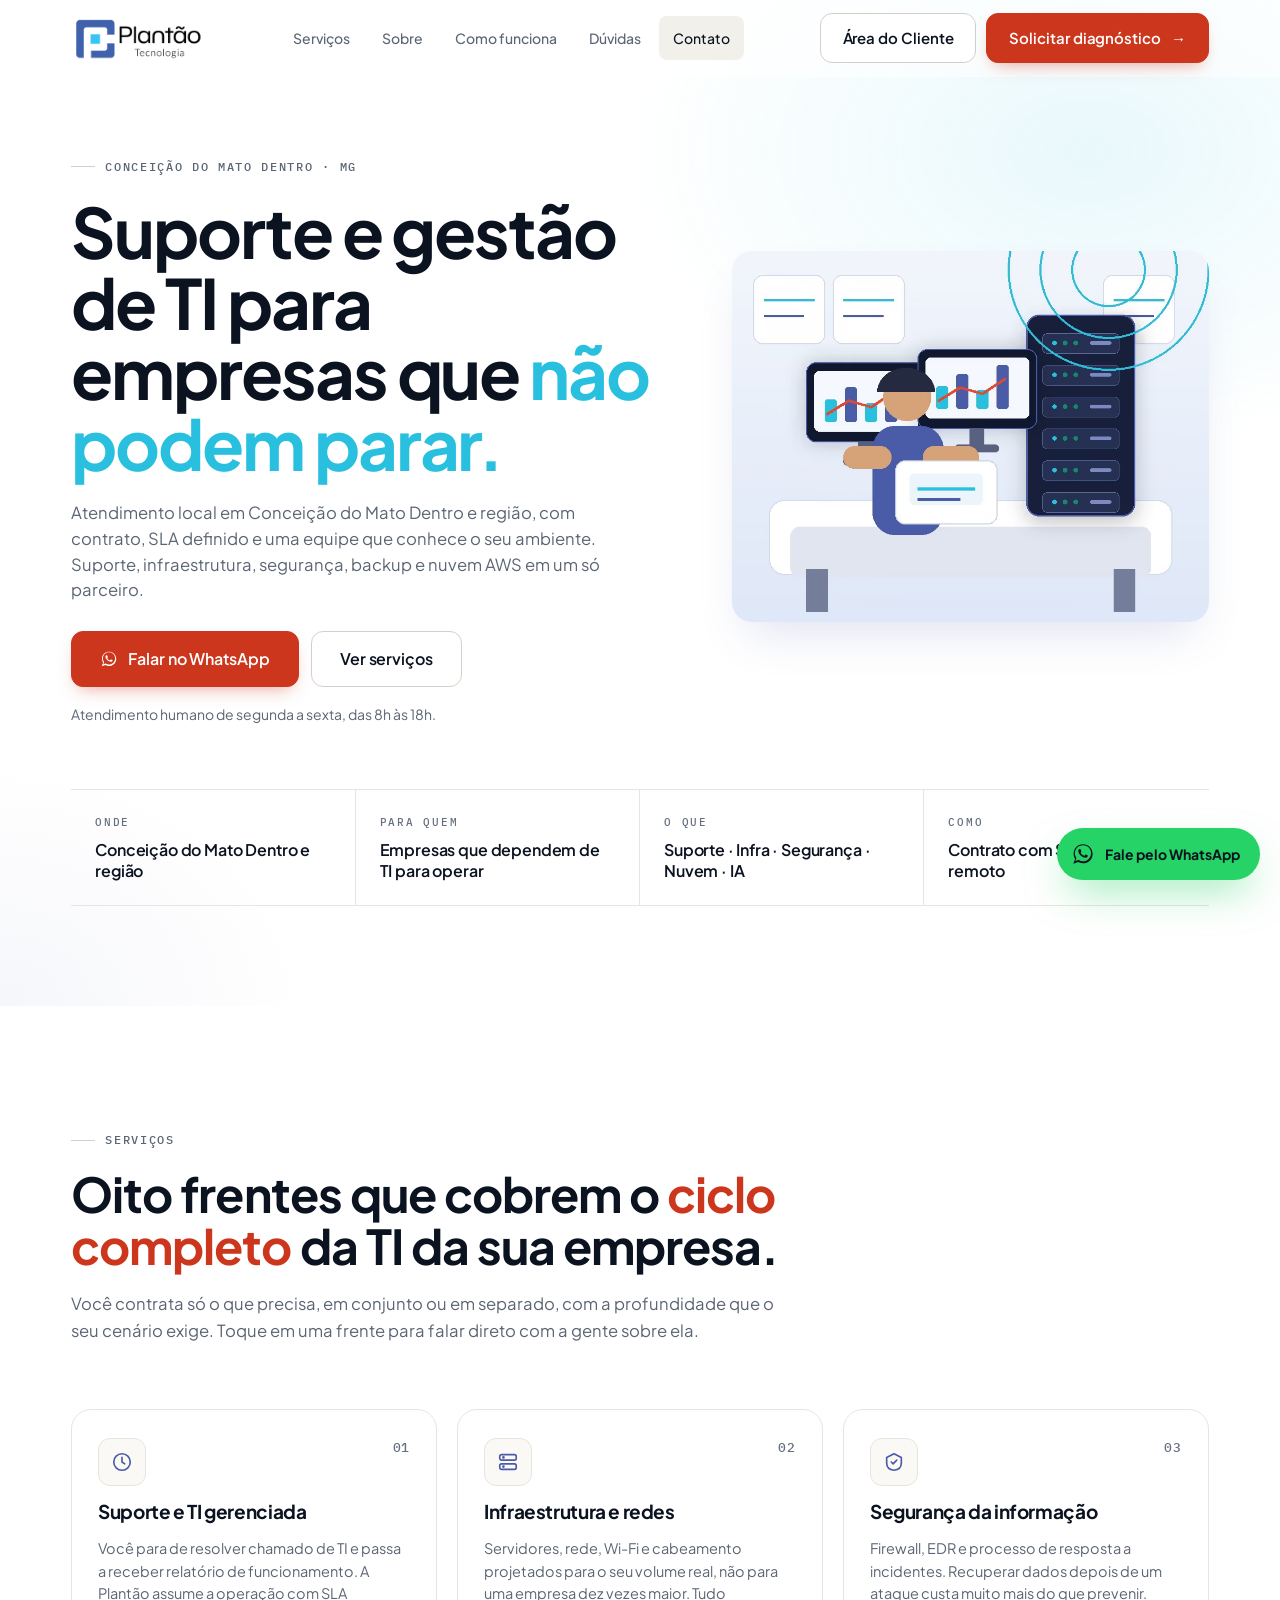
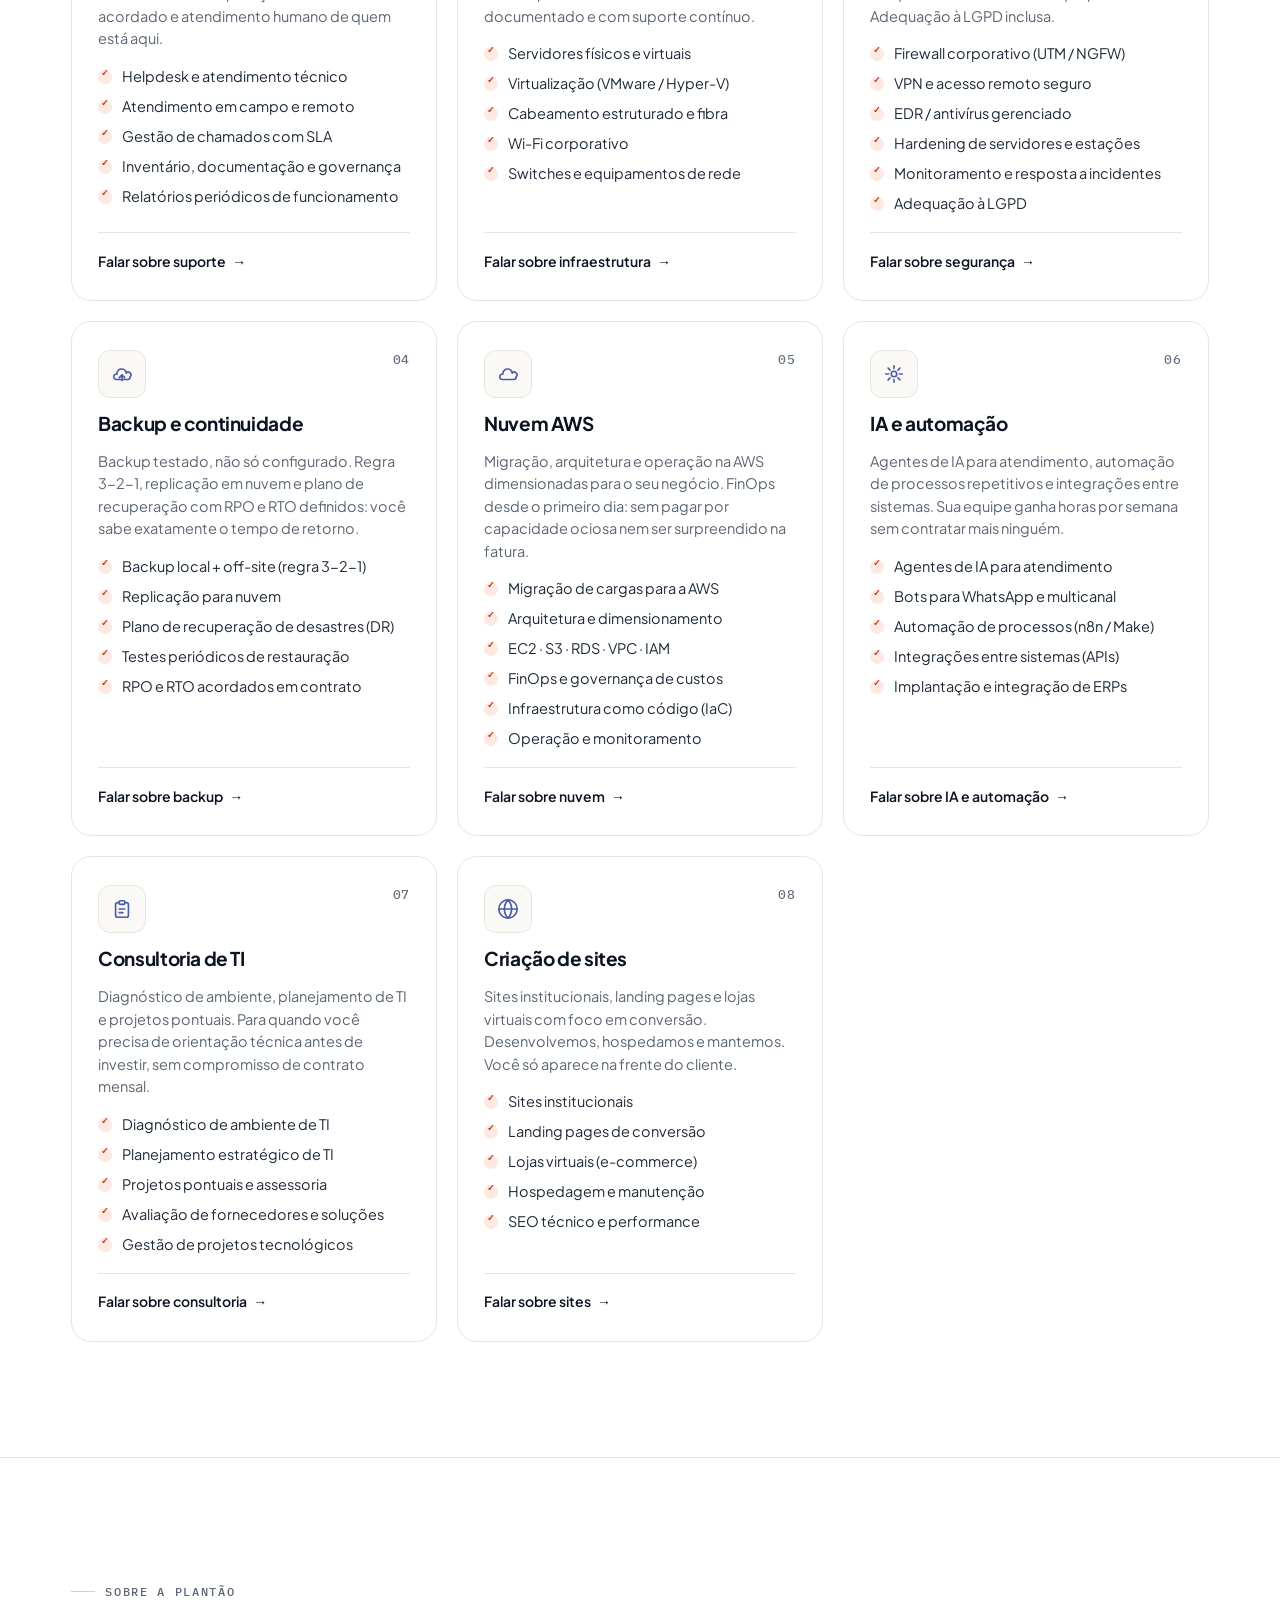
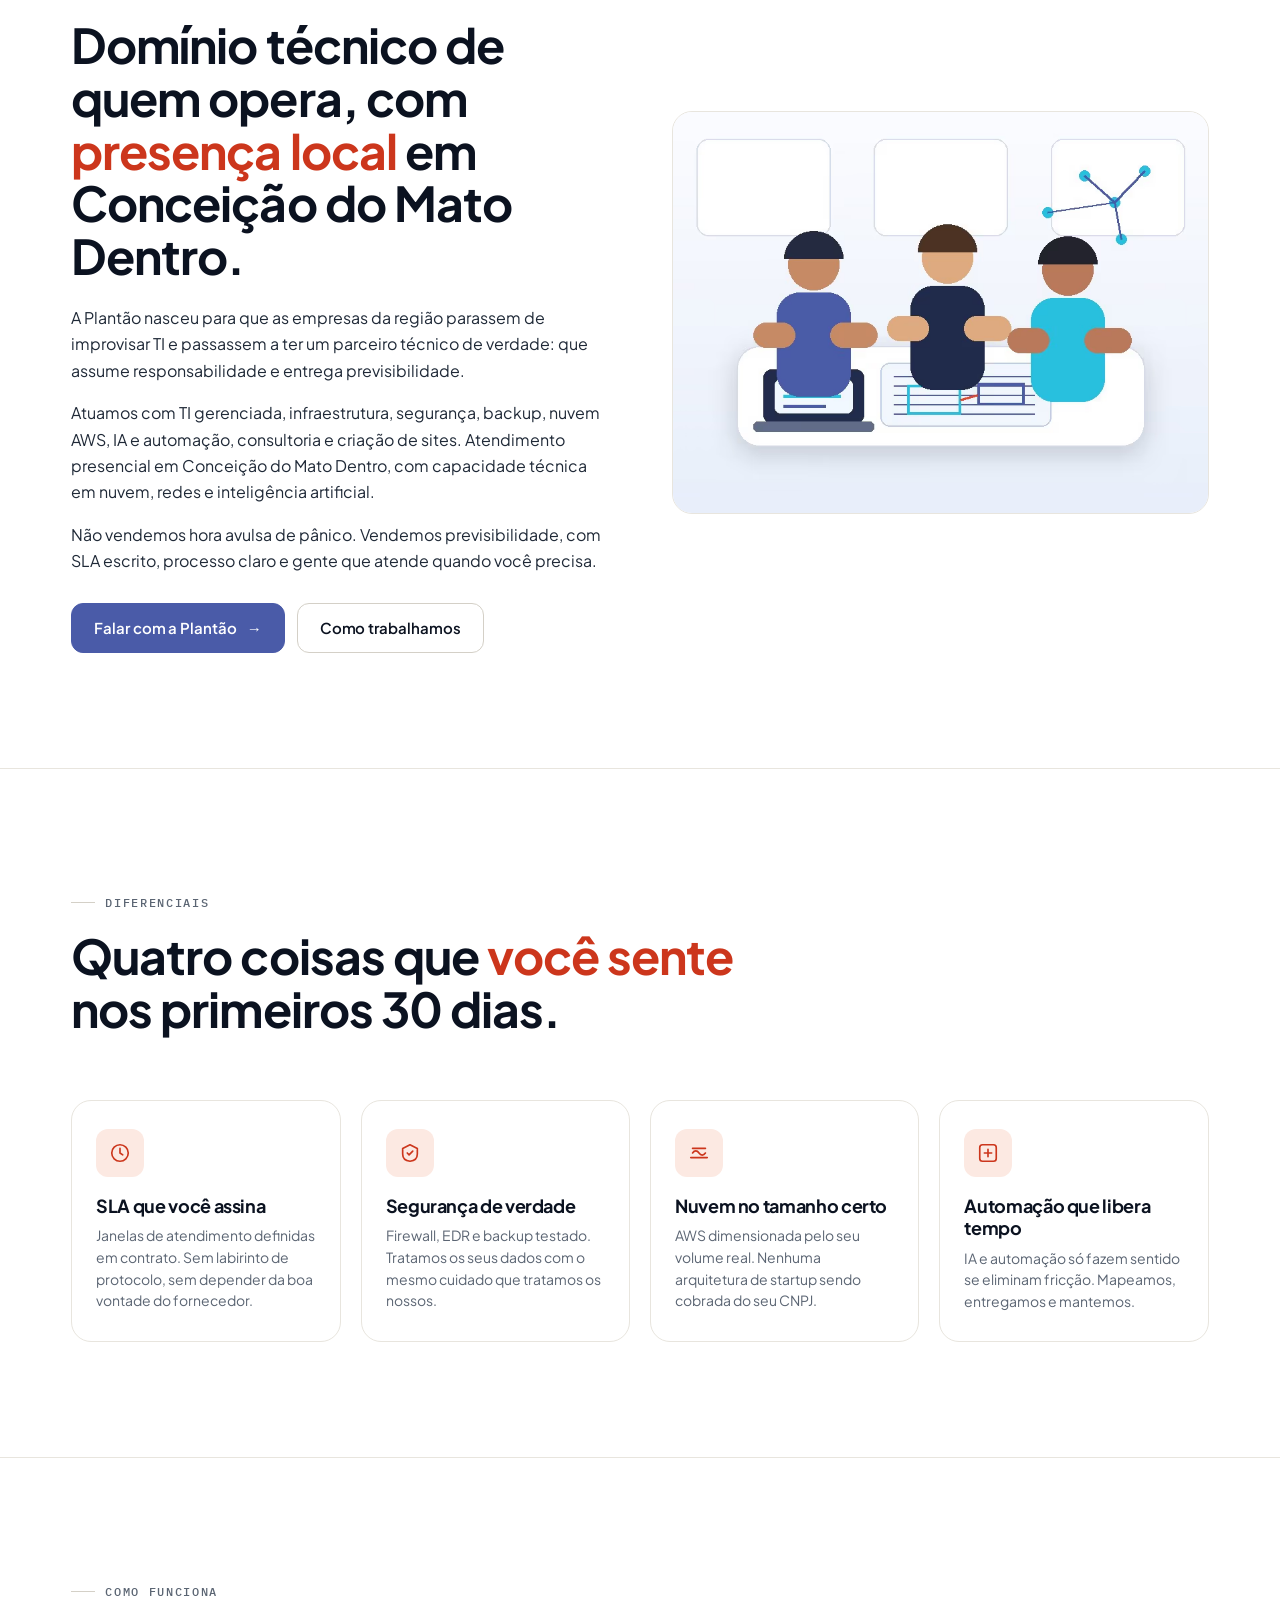
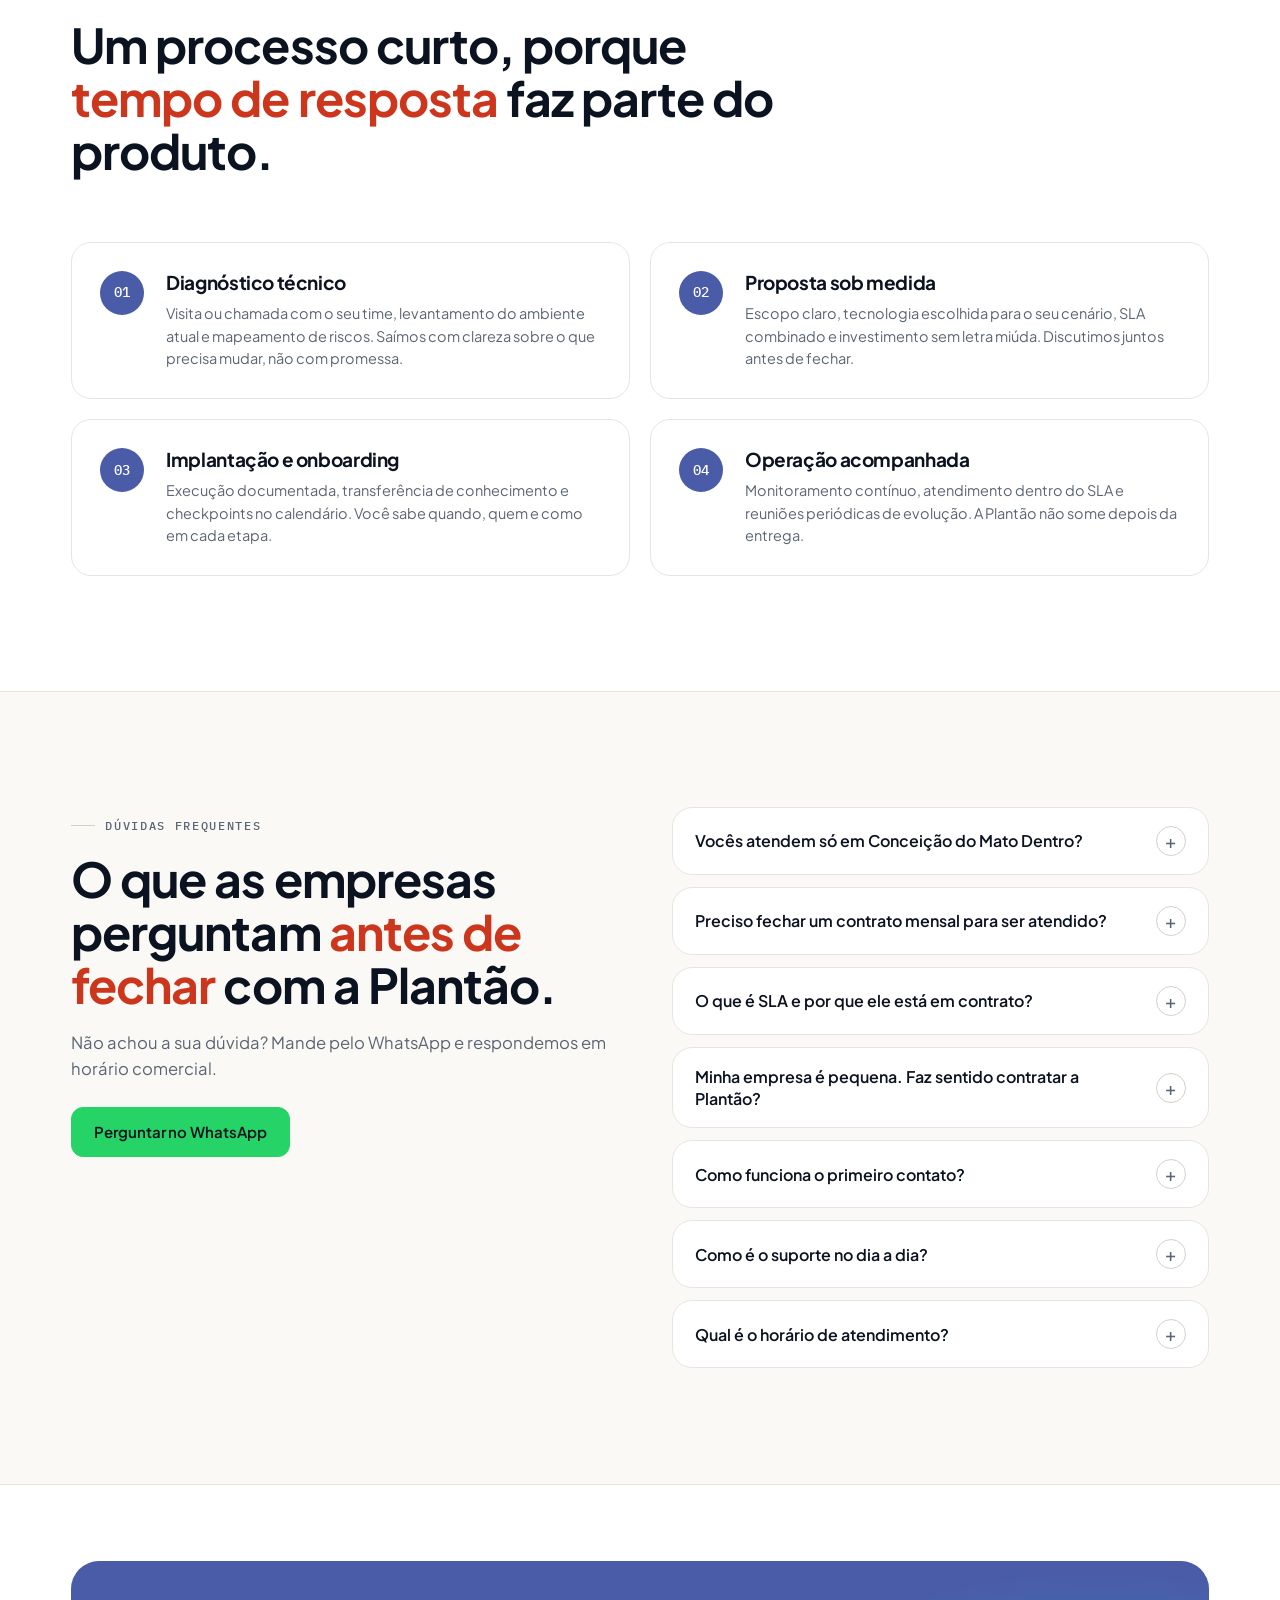
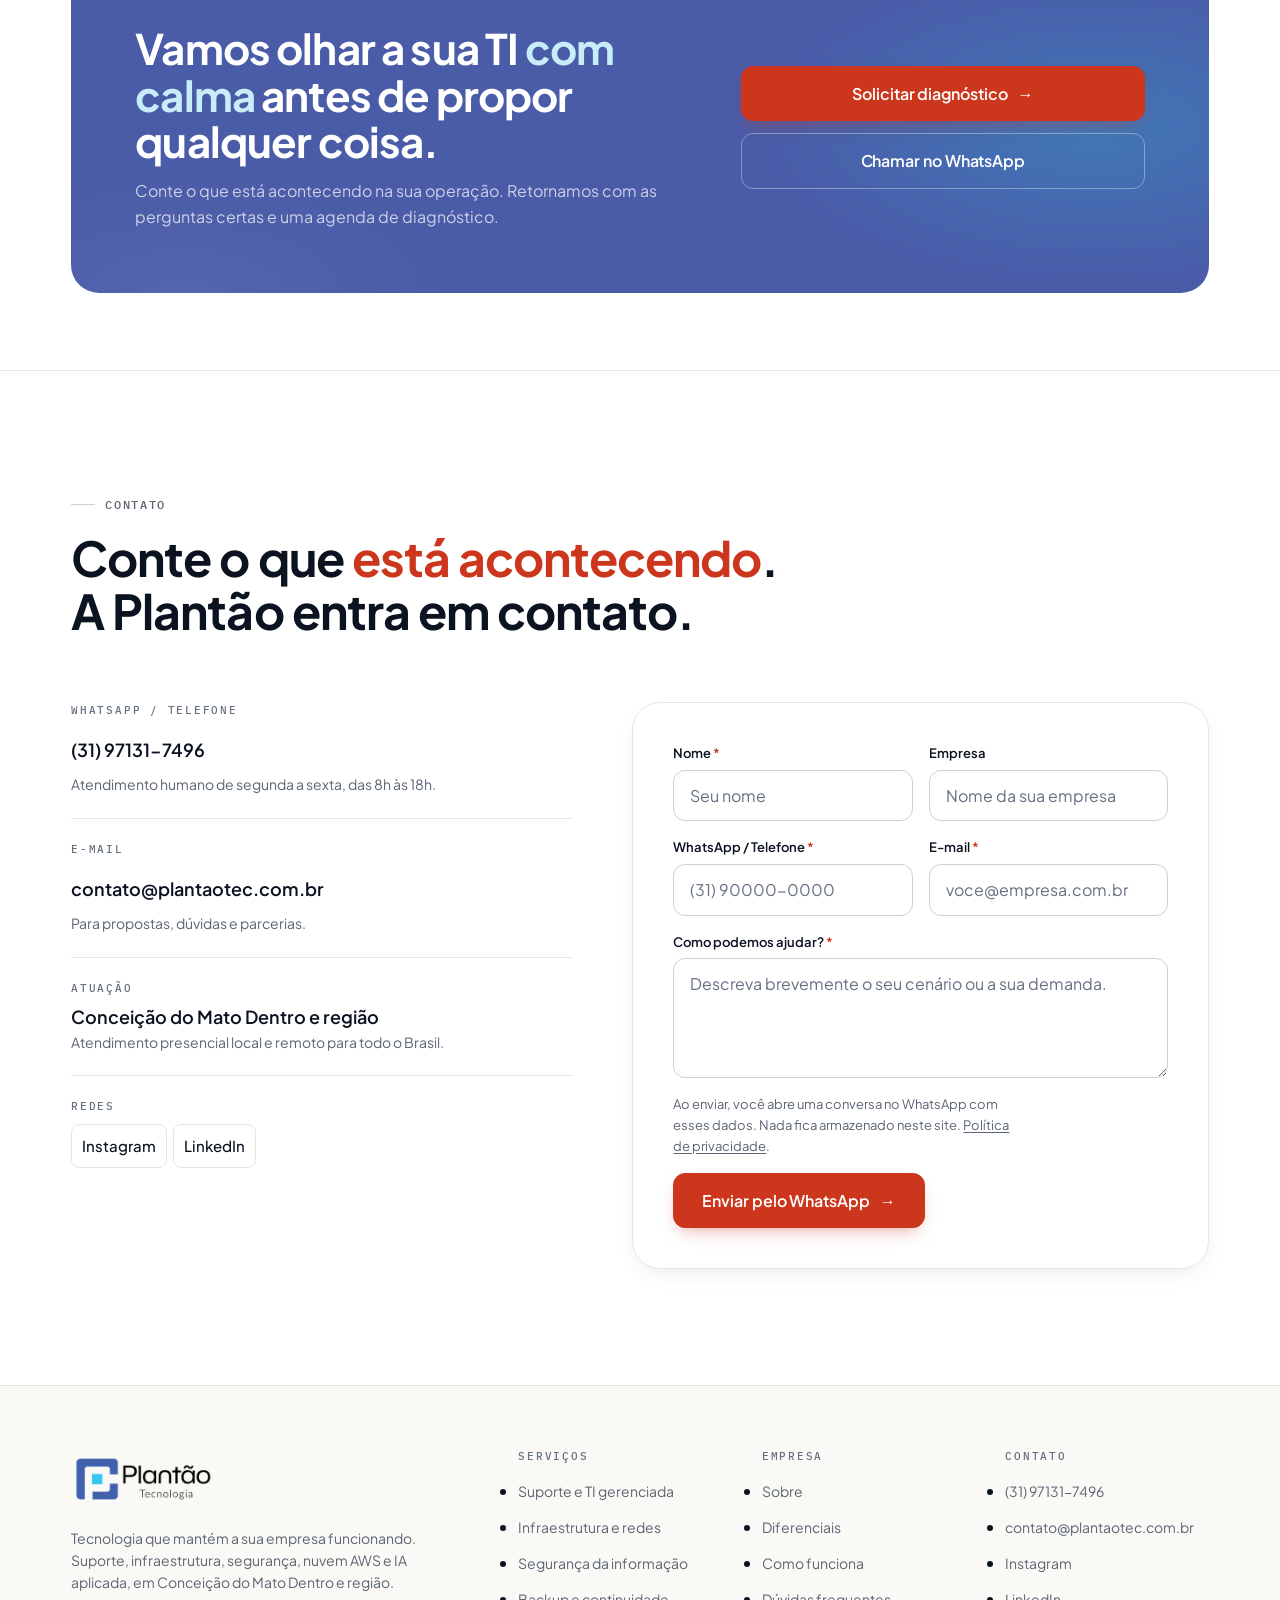
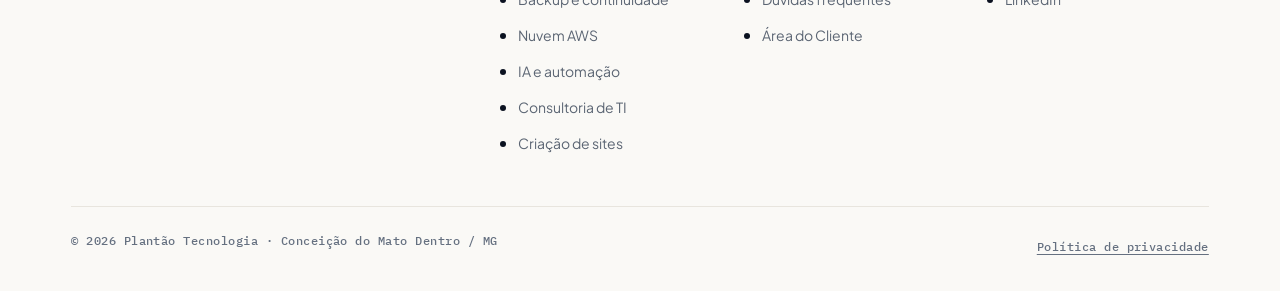
<file: index.html>
<!DOCTYPE html>
<html lang="pt-BR" class="no-js">
<head>
  <meta charset="utf-8">
  <meta name="viewport" content="width=device-width, initial-scale=1, viewport-fit=cover">
  <meta name="theme-color" content="#FFFFFF">

  <title>Suporte de TI em Conceição do Mato Dentro | Plantão Tecnologia</title>
  <meta name="description" content="Suporte e gestão de TI com SLA em contrato para empresas de Conceição do Mato Dentro e região: helpdesk, servidores e redes, segurança, backup, nuvem AWS e automação. Fale com a Plantão.">
  <meta name="author" content="Plantão Tecnologia">
  <meta name="robots" content="index, follow, max-image-preview:large">

  <link rel="canonical" href="https://www.plantaotec.com.br/">

  <meta property="og:type" content="website">
  <meta property="og:locale" content="pt_BR">
  <meta property="og:site_name" content="Plantão Tecnologia">
  <meta property="og:url" content="https://www.plantaotec.com.br/">
  <meta property="og:title" content="Suporte e gestão de TI em Conceição do Mato Dentro | Plantão Tecnologia">
  <meta property="og:description" content="TI gerenciada com SLA em contrato, segurança, backup, nuvem AWS e automação para empresas de Conceição do Mato Dentro e região.">
  <meta property="og:image" content="https://www.plantaotec.com.br/assets/og-image.jpg">
  <meta property="og:image:width" content="1200">
  <meta property="og:image:height" content="630">
  <meta property="og:image:alt" content="Plantão Tecnologia — TI que mantém sua empresa funcionando">

  <meta name="twitter:card" content="summary_large_image">
  <meta name="twitter:title" content="Suporte e gestão de TI em Conceição do Mato Dentro | Plantão Tecnologia">
  <meta name="twitter:description" content="TI gerenciada com SLA em contrato, segurança, backup, nuvem AWS e automação para empresas da região.">
  <meta name="twitter:image" content="https://www.plantaotec.com.br/assets/og-image.jpg">

  <link rel="icon" href="assets/favicon-32.png" sizes="32x32" type="image/png">
  <link rel="icon" href="assets/icon-192.png" sizes="192x192" type="image/png">
  <link rel="apple-touch-icon" href="assets/apple-touch-icon.png">
  <link rel="manifest" href="site.webmanifest">

  <link rel="preload" href="assets/fonts/plus-jakarta-sans-latin.woff2" as="font" type="font/woff2" crossorigin>
  <link rel="preload" href="assets/fonts/ibm-plex-mono-500-latin.woff2" as="font" type="font/woff2" crossorigin>
  <link rel="stylesheet" href="css/style.css?v=20260906">

  <script type="application/ld+json">
  {
    "@context": "https://schema.org",
    "@graph": [
      {
        "@type": ["LocalBusiness", "ProfessionalService"],
        "@id": "https://www.plantaotec.com.br/#empresa",
        "name": "Plantão Tecnologia",
        "description": "Suporte e gestão de TI para empresas em Conceição do Mato Dentro e região: helpdesk, servidores e redes, segurança, backup, nuvem AWS, IA e automação, consultoria e criação de sites.",
        "url": "https://www.plantaotec.com.br/",
        "image": "https://www.plantaotec.com.br/assets/og-image.jpg",
        "logo": "https://www.plantaotec.com.br/assets/logo.png",
        "telephone": "+55-31-97131-7496",
        "email": "contato@plantaotec.com.br",
        "address": {
          "@type": "PostalAddress",
          "addressLocality": "Conceição do Mato Dentro",
          "addressRegion": "MG",
          "addressCountry": "BR"
        },
        "areaServed": [
          { "@type": "City", "name": "Conceição do Mato Dentro" },
          { "@type": "State", "name": "Minas Gerais" },
          { "@type": "Country", "name": "Brasil" }
        ],
        "openingHoursSpecification": {
          "@type": "OpeningHoursSpecification",
          "dayOfWeek": ["Monday", "Tuesday", "Wednesday", "Thursday", "Friday"],
          "opens": "08:00",
          "closes": "18:00"
        },
        "contactPoint": {
          "@type": "ContactPoint",
          "contactType": "sales",
          "telephone": "+55-31-97131-7496",
          "email": "contato@plantaotec.com.br",
          "availableLanguage": "Portuguese",
          "areaServed": "BR"
        },
        "sameAs": [
          "https://www.instagram.com/plantaotecnologia/",
          "https://www.linkedin.com/company/102269554"
        ],
        "hasOfferCatalog": {
          "@type": "OfferCatalog",
          "name": "Serviços de TI",
          "itemListElement": [
            { "@type": "Offer", "itemOffered": { "@type": "Service", "name": "Suporte e TI gerenciada", "url": "https://www.plantaotec.com.br/#suporte-ti", "serviceType": "Suporte técnico e helpdesk com SLA" } },
            { "@type": "Offer", "itemOffered": { "@type": "Service", "name": "Infraestrutura e redes", "url": "https://www.plantaotec.com.br/#infraestrutura", "serviceType": "Servidores, virtualização, cabeamento e Wi-Fi corporativo" } },
            { "@type": "Offer", "itemOffered": { "@type": "Service", "name": "Segurança da informação", "url": "https://www.plantaotec.com.br/#seguranca", "serviceType": "Firewall, EDR, VPN, hardening e adequação à LGPD" } },
            { "@type": "Offer", "itemOffered": { "@type": "Service", "name": "Backup e continuidade", "url": "https://www.plantaotec.com.br/#backup", "serviceType": "Backup 3-2-1, replicação em nuvem e plano de recuperação de desastres" } },
            { "@type": "Offer", "itemOffered": { "@type": "Service", "name": "Nuvem AWS", "url": "https://www.plantaotec.com.br/#nuvem-aws", "serviceType": "Migração, arquitetura, FinOps e operação na AWS" } },
            { "@type": "Offer", "itemOffered": { "@type": "Service", "name": "IA e automação", "url": "https://www.plantaotec.com.br/#ia-automacao", "serviceType": "Agentes de IA, bots e automação de processos" } },
            { "@type": "Offer", "itemOffered": { "@type": "Service", "name": "Consultoria de TI", "url": "https://www.plantaotec.com.br/#consultoria", "serviceType": "Diagnóstico, planejamento e projetos pontuais" } },
            { "@type": "Offer", "itemOffered": { "@type": "Service", "name": "Criação de sites", "url": "https://www.plantaotec.com.br/#sites", "serviceType": "Sites institucionais, landing pages e lojas virtuais" } }
          ]
        }
      },
      {
        "@type": "WebSite",
        "@id": "https://www.plantaotec.com.br/#site",
        "url": "https://www.plantaotec.com.br/",
        "name": "Plantão Tecnologia",
        "inLanguage": "pt-BR",
        "publisher": { "@id": "https://www.plantaotec.com.br/#empresa" }
      },
      {
        "@type": "WebPage",
        "@id": "https://www.plantaotec.com.br/#pagina",
        "url": "https://www.plantaotec.com.br/",
        "name": "Suporte de TI em Conceição do Mato Dentro | Plantão Tecnologia",
        "isPartOf": { "@id": "https://www.plantaotec.com.br/#site" },
        "about": { "@id": "https://www.plantaotec.com.br/#empresa" },
        "inLanguage": "pt-BR"
      },
      {
        "@type": "FAQPage",
        "@id": "https://www.plantaotec.com.br/#faq",
        "mainEntity": [
          {
            "@type": "Question",
            "name": "Vocês atendem só em Conceição do Mato Dentro?",
            "acceptedAnswer": { "@type": "Answer", "text": "O atendimento presencial é em Conceição do Mato Dentro e região. Suporte remoto, nuvem, automação e criação de sites são atendidos para empresas de todo o Brasil." }
          },
          {
            "@type": "Question",
            "name": "Preciso fechar um contrato mensal para ser atendido?",
            "acceptedAnswer": { "@type": "Answer", "text": "Não. A TI gerenciada funciona por contrato com SLA, mas consultoria, diagnóstico de ambiente e projetos pontuais são contratados sem compromisso mensal." }
          },
          {
            "@type": "Question",
            "name": "O que é SLA e por que ele está em contrato?",
            "acceptedAnswer": { "@type": "Answer", "text": "SLA é o acordo de nível de serviço: define prazos de resposta e de solução para cada tipo de chamado. Ele fica escrito no contrato para que você saiba o que esperar, sem depender da boa vontade do fornecedor." }
          },
          {
            "@type": "Question",
            "name": "Minha empresa é pequena. Faz sentido contratar a Plantão?",
            "acceptedAnswer": { "@type": "Answer", "text": "Sim. Cada frente de serviço pode ser contratada em separado e a infraestrutura é dimensionada pelo seu volume real, não por uma empresa dez vezes maior." }
          },
          {
            "@type": "Question",
            "name": "Como funciona o primeiro contato?",
            "acceptedAnswer": { "@type": "Answer", "text": "Você conta o que está acontecendo pelo WhatsApp ou pelo formulário. Em seguida agendamos um diagnóstico técnico, por visita ou chamada, e só depois enviamos uma proposta com escopo, SLA e investimento definidos." }
          },
          {
            "@type": "Question",
            "name": "Como é o suporte no dia a dia?",
            "acceptedAnswer": { "@type": "Answer", "text": "Os chamados são abertos pela Área do Cliente ou pelo WhatsApp, atendidos de forma remota ou em campo dentro do SLA combinado, e você recebe relatórios periódicos de funcionamento do ambiente." }
          },
          {
            "@type": "Question",
            "name": "Qual é o horário de atendimento?",
            "acceptedAnswer": { "@type": "Answer", "text": "Atendimento humano de segunda a sexta, das 8h às 18h. Janelas diferentes são combinadas em contrato conforme o SLA." }
          }
        ]
      }
    ]
  }
  </script>
</head>
<body>

  <a class="skip-link" href="#conteudo">Pular para o conteúdo</a>

  <!-- ============== NAV ============== -->
  <header class="nav" id="nav">
    <div class="container nav-inner">

      <a href="#home" class="logo" aria-label="Plantão Tecnologia — início">
        <picture>
          <source srcset="assets/logo-nav.webp" type="image/webp">
          <img src="assets/logo-nav.png" alt="Plantão Tecnologia" width="162" height="64">
        </picture>
      </a>

      <nav aria-label="Principal">
        <ul class="nav-links">
          <li><a href="#servicos">Serviços</a></li>
          <li><a href="#sobre">Sobre</a></li>
          <li><a href="#processo">Como funciona</a></li>
          <li><a href="#faq">Dúvidas</a></li>
          <li><a href="#contato">Contato</a></li>
        </ul>
      </nav>

      <div class="nav-cta">
        <a class="btn btn-outline btn-desktop" href="https://chamados.plantaotec.com.br/front/central.php" target="_blank" rel="noopener" data-track="area_cliente" data-track-label="nav">Área do Cliente</a>
        <a class="btn btn-primary btn-desktop" href="#contato" data-track="cta_click" data-track-label="nav">Solicitar diagnóstico <span class="arrow" aria-hidden="true">→</span></a>
        <button class="hamburger" id="hamburger" type="button" aria-label="Abrir menu" aria-expanded="false" aria-controls="mobilePanel">
          <span></span><span></span><span></span>
        </button>
      </div>
    </div>
  </header>

  <nav class="mobile-panel" id="mobilePanel" aria-label="Menu móvel" hidden inert>
    <a href="#servicos">Serviços</a>
    <a href="#sobre">Sobre</a>
    <a href="#processo">Como funciona</a>
    <a href="#faq">Dúvidas frequentes</a>
    <a href="#contato">Contato</a>
    <a class="btn btn-primary" href="#contato" data-track="cta_click" data-track-label="menu_mobile">Solicitar diagnóstico</a>
    <a class="btn btn-wa" href="https://wa.me/5531971317496?text=Ol%C3%A1%2C%20gostaria%20de%20falar%20com%20a%20Plant%C3%A3o%20Tecnologia." target="_blank" rel="noopener" data-track="whatsapp_click" data-track-label="menu_mobile">Falar no WhatsApp</a>
    <a class="btn btn-outline" href="https://chamados.plantaotec.com.br/front/central.php" target="_blank" rel="noopener" data-track="area_cliente" data-track-label="menu_mobile">Área do Cliente</a>
  </nav>

  <main id="conteudo">
  <!-- ============== HERO ============== -->
  <section class="hero" id="home" aria-labelledby="hero-titulo">
    <div class="container">
      <div class="hero-grid">
        <div>
          <span class="eyebrow reveal">Conceição do Mato Dentro · MG</span>
          <h1 class="reveal delay-1" id="hero-titulo">
            Suporte e gestão de TI para empresas que <span class="cyan">não podem parar.</span>
          </h1>
          <p class="hero-sub reveal delay-2">
            Atendimento local em Conceição do Mato Dentro e região, com contrato, SLA definido e uma equipe que conhece o seu ambiente. Suporte, infraestrutura, segurança, backup e nuvem AWS em um só parceiro.
          </p>
          <div class="hero-cta reveal delay-3">
            <a class="btn btn-primary btn-lg" href="https://wa.me/5531971317496?text=Ol%C3%A1%2C%20quero%20conversar%20sobre%20a%20TI%20da%20minha%20empresa." target="_blank" rel="noopener" data-track="whatsapp_click" data-track-label="hero">
              <svg viewBox="0 0 32 32" fill="currentColor" aria-hidden="true"><path d="M16 3C9 3 3.5 8.5 3.5 15.5c0 2.5.7 4.9 2 7L3 29l6.7-2.3c2 1.1 4.3 1.7 6.6 1.7 6.9 0 12.5-5.5 12.5-12.5C28.8 8.6 23.2 3 16 3zm0 22.7c-2 0-4-.6-5.7-1.6l-.4-.2-4 1.4 1.4-3.9-.3-.4c-1.2-1.8-1.8-3.9-1.8-6.1 0-5.9 4.8-10.7 10.8-10.7 2.9 0 5.6 1.1 7.6 3.1 2 2 3.1 4.7 3.1 7.6 0 5.9-4.8 10.8-10.7 10.8zm5.9-7.9c-.3-.2-1.9-.9-2.2-1-.3-.1-.5-.2-.7.2-.2.3-.8 1-1 1.2-.2.2-.4.2-.7.1-.3-.2-1.4-.5-2.6-1.6-1-.9-1.6-2-1.8-2.3-.2-.3 0-.5.1-.7.1-.1.3-.4.5-.5.2-.2.2-.3.3-.5.1-.2 0-.4 0-.5 0-.1-.7-1.7-1-2.3-.2-.6-.5-.5-.7-.5h-.6c-.2 0-.5.1-.8.4-.3.3-1 1-1 2.5s1.1 3 1.2 3.2c.2.2 2.2 3.4 5.4 4.7.7.3 1.3.5 1.8.6.7.2 1.4.2 1.9.1.6-.1 1.9-.8 2.1-1.5.3-.7.3-1.4.2-1.5-.1-.2-.3-.2-.6-.4z"/></svg>
              Falar no WhatsApp
            </a>
            <a class="btn btn-outline btn-lg" href="#servicos">Ver serviços</a>
          </div>
          <p class="hero-note reveal delay-4">Atendimento humano de segunda a sexta, das 8h às 18h.</p>
        </div>

        <div class="hero-visual reveal delay-2">
          <picture>
            <source type="image/avif" srcset="assets/hero-visual-480.avif 480w, assets/hero-visual-900.avif 900w" sizes="(max-width: 980px) 100vw, 40vw">
            <source type="image/webp" srcset="assets/hero-visual-480.webp 480w, assets/hero-visual-900.webp 900w" sizes="(max-width: 980px) 100vw, 40vw">
            <img src="assets/hero-visual.jpg" alt="Ilustração de um técnico da Plantão Tecnologia monitorando servidores e painéis de rede" width="900" height="700" fetchpriority="high" decoding="async">
          </picture>
        </div>
      </div>

      <dl class="hero-trust reveal delay-4">
        <div class="hero-trust-cell">
          <dt class="label">Onde</dt>
          <dd class="v">Conceição do Mato Dentro e região</dd>
        </div>
        <div class="hero-trust-cell">
          <dt class="label">Para quem</dt>
          <dd class="v">Empresas que dependem de TI para operar</dd>
        </div>
        <div class="hero-trust-cell">
          <dt class="label">O que</dt>
          <dd class="v">Suporte · Infra · Segurança · Nuvem · IA</dd>
        </div>
        <div class="hero-trust-cell">
          <dt class="label">Como</dt>
          <dd class="v">Contrato com SLA, presencial e remoto</dd>
        </div>
      </dl>
    </div>
  </section>

  <!-- ============== SERVIÇOS ============== -->
  <section class="section" id="servicos" aria-labelledby="servicos-titulo">
    <div class="container">
      <header class="section-head reveal">
        <span class="eyebrow">Serviços</span>
        <h2 id="servicos-titulo">Oito frentes que cobrem o <span class="accent">ciclo completo</span> da TI da sua empresa.</h2>
        <p class="lead">Você contrata só o que precisa, em conjunto ou em separado, com a profundidade que o seu cenário exige. Toque em uma frente para falar direto com a gente sobre ela.</p>
      </header>

      <div class="services-grid">

        <article class="card card-hover service reveal" id="suporte-ti">
          <div class="service-head">
            <div class="icon-box" aria-hidden="true">
              <svg viewBox="0 0 24 24" fill="none" stroke="currentColor" stroke-width="1.8" stroke-linecap="round" stroke-linejoin="round"><path d="M3 12a9 9 0 1 0 18 0 9 9 0 0 0-18 0z"/><path d="M12 7v5l3 2"/></svg>
            </div>
            <span class="service-num">01</span>
          </div>
          <h3>Suporte e TI gerenciada</h3>
          <p>Você para de resolver chamado de TI e passa a receber relatório de funcionamento. A Plantão assume a operação com SLA acordado e atendimento humano de quem está aqui.</p>
          <ul class="check-list">
            <li>Helpdesk e atendimento técnico</li>
            <li>Atendimento em campo e remoto</li>
            <li>Gestão de chamados com SLA</li>
            <li>Inventário, documentação e governança</li>
            <li>Relatórios periódicos de funcionamento</li>
          </ul>
          <a class="text-link" href="https://wa.me/5531971317496?text=Ol%C3%A1%2C%20quero%20falar%20sobre%20suporte%20e%20TI%20gerenciada." target="_blank" rel="noopener" data-track="whatsapp_click" data-track-label="servico_suporte">Falar sobre suporte <span aria-hidden="true">→</span></a>
        </article>

        <article class="card card-hover service reveal delay-1" id="infraestrutura">
          <div class="service-head">
            <div class="icon-box" aria-hidden="true">
              <svg viewBox="0 0 24 24" fill="none" stroke="currentColor" stroke-width="1.8" stroke-linecap="round" stroke-linejoin="round"><rect x="3" y="4" width="18" height="6" rx="2"/><rect x="3" y="14" width="18" height="6" rx="2"/><circle cx="7" cy="7" r="0.6" fill="currentColor"/><circle cx="7" cy="17" r="0.6" fill="currentColor"/></svg>
            </div>
            <span class="service-num">02</span>
          </div>
          <h3>Infraestrutura e redes</h3>
          <p>Servidores, rede, Wi-Fi e cabeamento projetados para o seu volume real, não para uma empresa dez vezes maior. Tudo documentado e com suporte contínuo.</p>
          <ul class="check-list">
            <li>Servidores físicos e virtuais</li>
            <li>Virtualização (VMware / Hyper-V)</li>
            <li>Cabeamento estruturado e fibra</li>
            <li>Wi-Fi corporativo</li>
            <li>Switches e equipamentos de rede</li>
          </ul>
          <a class="text-link" href="https://wa.me/5531971317496?text=Ol%C3%A1%2C%20quero%20falar%20sobre%20infraestrutura%20e%20redes." target="_blank" rel="noopener" data-track="whatsapp_click" data-track-label="servico_infraestrutura">Falar sobre infraestrutura <span aria-hidden="true">→</span></a>
        </article>

        <article class="card card-hover service reveal delay-2" id="seguranca">
          <div class="service-head">
            <div class="icon-box" aria-hidden="true">
              <svg viewBox="0 0 24 24" fill="none" stroke="currentColor" stroke-width="1.8" stroke-linecap="round" stroke-linejoin="round"><path d="M12 3l8 4v6c0 5-4 7.5-8 8-4-.5-8-3-8-8V7z"/><path d="M9 12l2 2 4-4"/></svg>
            </div>
            <span class="service-num">03</span>
          </div>
          <h3>Segurança da informação</h3>
          <p>Firewall, EDR e processo de resposta a incidentes. Recuperar dados depois de um ataque custa muito mais do que prevenir. Adequação à LGPD inclusa.</p>
          <ul class="check-list">
            <li>Firewall corporativo (UTM / NGFW)</li>
            <li>VPN e acesso remoto seguro</li>
            <li>EDR / antivírus gerenciado</li>
            <li>Hardening de servidores e estações</li>
            <li>Monitoramento e resposta a incidentes</li>
            <li>Adequação à LGPD</li>
          </ul>
          <a class="text-link" href="https://wa.me/5531971317496?text=Ol%C3%A1%2C%20quero%20falar%20sobre%20seguran%C3%A7a%20da%20informa%C3%A7%C3%A3o." target="_blank" rel="noopener" data-track="whatsapp_click" data-track-label="servico_seguranca">Falar sobre segurança <span aria-hidden="true">→</span></a>
        </article>

        <article class="card card-hover service reveal" id="backup">
          <div class="service-head">
            <div class="icon-box" aria-hidden="true">
              <svg viewBox="0 0 24 24" fill="none" stroke="currentColor" stroke-width="1.8" stroke-linecap="round" stroke-linejoin="round"><path d="M21 15a3 3 0 0 1-3 3H6a3 3 0 1 1 .5-5.95A5 5 0 0 1 16.5 11a3 3 0 0 1 4.5 4z"/><path d="M12 13v6M9 16l3-3 3 3"/></svg>
            </div>
            <span class="service-num">04</span>
          </div>
          <h3>Backup e continuidade</h3>
          <p>Backup testado, não só configurado. Regra 3-2-1, replicação em nuvem e plano de recuperação com RPO e RTO definidos: você sabe exatamente o tempo de retorno.</p>
          <ul class="check-list">
            <li>Backup local + off-site (regra 3-2-1)</li>
            <li>Replicação para nuvem</li>
            <li>Plano de recuperação de desastres (DR)</li>
            <li>Testes periódicos de restauração</li>
            <li>RPO e RTO acordados em contrato</li>
          </ul>
          <a class="text-link" href="https://wa.me/5531971317496?text=Ol%C3%A1%2C%20quero%20falar%20sobre%20backup%20e%20continuidade." target="_blank" rel="noopener" data-track="whatsapp_click" data-track-label="servico_backup">Falar sobre backup <span aria-hidden="true">→</span></a>
        </article>

        <article class="card card-hover service reveal delay-1" id="nuvem-aws">
          <div class="service-head">
            <div class="icon-box" aria-hidden="true">
              <svg viewBox="0 0 24 24" fill="none" stroke="currentColor" stroke-width="1.8" stroke-linecap="round" stroke-linejoin="round"><path d="M21 15a3 3 0 0 1-3 3H6a3 3 0 1 1 .5-5.95A5 5 0 0 1 16.5 11a3 3 0 0 1 4.5 4z"/></svg>
            </div>
            <span class="service-num">05</span>
          </div>
          <h3>Nuvem AWS</h3>
          <p>Migração, arquitetura e operação na AWS dimensionadas para o seu negócio. FinOps desde o primeiro dia: sem pagar por capacidade ociosa nem ser surpreendido na fatura.</p>
          <ul class="check-list">
            <li>Migração de cargas para a AWS</li>
            <li>Arquitetura e dimensionamento</li>
            <li>EC2 · S3 · RDS · VPC · IAM</li>
            <li>FinOps e governança de custos</li>
            <li>Infraestrutura como código (IaC)</li>
            <li>Operação e monitoramento</li>
          </ul>
          <a class="text-link" href="https://wa.me/5531971317496?text=Ol%C3%A1%2C%20quero%20falar%20sobre%20nuvem%20AWS." target="_blank" rel="noopener" data-track="whatsapp_click" data-track-label="servico_nuvem">Falar sobre nuvem <span aria-hidden="true">→</span></a>
        </article>

        <article class="card card-hover service reveal delay-2" id="ia-automacao">
          <div class="service-head">
            <div class="icon-box" aria-hidden="true">
              <svg viewBox="0 0 24 24" fill="none" stroke="currentColor" stroke-width="1.8" stroke-linecap="round" stroke-linejoin="round"><circle cx="12" cy="12" r="3"/><path d="M12 3v3M12 18v3M3 12h3M18 12h3M5.6 5.6l2.1 2.1M16.3 16.3l2.1 2.1M5.6 18.4l2.1-2.1M16.3 7.7l2.1-2.1"/></svg>
            </div>
            <span class="service-num">06</span>
          </div>
          <h3>IA e automação</h3>
          <p>Agentes de IA para atendimento, automação de processos repetitivos e integrações entre sistemas. Sua equipe ganha horas por semana sem contratar mais ninguém.</p>
          <ul class="check-list">
            <li>Agentes de IA para atendimento</li>
            <li>Bots para WhatsApp e multicanal</li>
            <li>Automação de processos (n8n / Make)</li>
            <li>Integrações entre sistemas (APIs)</li>
            <li>Implantação e integração de ERPs</li>
          </ul>
          <a class="text-link" href="https://wa.me/5531971317496?text=Ol%C3%A1%2C%20quero%20falar%20sobre%20IA%20e%20automa%C3%A7%C3%A3o." target="_blank" rel="noopener" data-track="whatsapp_click" data-track-label="servico_ia">Falar sobre IA e automação <span aria-hidden="true">→</span></a>
        </article>

        <article class="card card-hover service reveal" id="consultoria">
          <div class="service-head">
            <div class="icon-box" aria-hidden="true">
              <svg viewBox="0 0 24 24" fill="none" stroke="currentColor" stroke-width="1.8" stroke-linecap="round" stroke-linejoin="round"><path d="M9 5H7a2 2 0 0 0-2 2v12a2 2 0 0 0 2 2h10a2 2 0 0 0 2-2V7a2 2 0 0 0-2-2h-2"/><rect x="9" y="3" width="6" height="4" rx="1"/><path d="M9 12h6M9 16h4"/></svg>
            </div>
            <span class="service-num">07</span>
          </div>
          <h3>Consultoria de TI</h3>
          <p>Diagnóstico de ambiente, planejamento de TI e projetos pontuais. Para quando você precisa de orientação técnica antes de investir, sem compromisso de contrato mensal.</p>
          <ul class="check-list">
            <li>Diagnóstico de ambiente de TI</li>
            <li>Planejamento estratégico de TI</li>
            <li>Projetos pontuais e assessoria</li>
            <li>Avaliação de fornecedores e soluções</li>
            <li>Gestão de projetos tecnológicos</li>
          </ul>
          <a class="text-link" href="https://wa.me/5531971317496?text=Ol%C3%A1%2C%20quero%20falar%20sobre%20consultoria%20de%20TI." target="_blank" rel="noopener" data-track="whatsapp_click" data-track-label="servico_consultoria">Falar sobre consultoria <span aria-hidden="true">→</span></a>
        </article>

        <article class="card card-hover service reveal delay-1" id="sites">
          <div class="service-head">
            <div class="icon-box" aria-hidden="true">
              <svg viewBox="0 0 24 24" fill="none" stroke="currentColor" stroke-width="1.8" stroke-linecap="round" stroke-linejoin="round"><circle cx="12" cy="12" r="10"/><path d="M2 12h20M12 2a15.3 15.3 0 0 1 4 10 15.3 15.3 0 0 1-4 10 15.3 15.3 0 0 1-4-10 15.3 15.3 0 0 1 4-10z"/></svg>
            </div>
            <span class="service-num">08</span>
          </div>
          <h3>Criação de sites</h3>
          <p>Sites institucionais, landing pages e lojas virtuais com foco em conversão. Desenvolvemos, hospedamos e mantemos. Você só aparece na frente do cliente.</p>
          <ul class="check-list">
            <li>Sites institucionais</li>
            <li>Landing pages de conversão</li>
            <li>Lojas virtuais (e-commerce)</li>
            <li>Hospedagem e manutenção</li>
            <li>SEO técnico e performance</li>
          </ul>
          <a class="text-link" href="https://wa.me/5531971317496?text=Ol%C3%A1%2C%20quero%20falar%20sobre%20cria%C3%A7%C3%A3o%20de%20sites." target="_blank" rel="noopener" data-track="whatsapp_click" data-track-label="servico_sites">Falar sobre sites <span aria-hidden="true">→</span></a>
        </article>

      </div>
    </div>
  </section>

  <!-- ============== SOBRE ============== -->
  <section class="section" id="sobre" aria-labelledby="sobre-titulo">
    <div class="container">
      <div class="about-grid">
        <div class="about-copy reveal">
          <span class="eyebrow">Sobre a Plantão</span>
          <h2 id="sobre-titulo">Domínio técnico de quem opera, com <span class="accent">presença local</span> em Conceição do Mato Dentro.</h2>
          <p>A Plantão nasceu para que as empresas da região parassem de improvisar TI e passassem a ter um parceiro técnico de verdade: que assume responsabilidade e entrega previsibilidade.</p>
          <p>Atuamos com TI gerenciada, infraestrutura, segurança, backup, nuvem AWS, IA e automação, consultoria e criação de sites. Atendimento presencial em Conceição do Mato Dentro, com capacidade técnica em nuvem, redes e inteligência artificial.</p>
          <p>Não vendemos hora avulsa de pânico. Vendemos previsibilidade, com SLA escrito, processo claro e gente que atende quando você precisa.</p>
          <div class="about-cta">
            <a class="btn btn-dark" href="#contato" data-track="cta_click" data-track-label="sobre">Falar com a Plantão <span class="arrow" aria-hidden="true">→</span></a>
            <a class="btn btn-outline" href="#processo">Como trabalhamos</a>
          </div>
        </div>

        <div class="about-visual reveal delay-1">
          <picture>
            <source type="image/avif" srcset="assets/about-team-480.avif 480w, assets/about-team-800.avif 800w" sizes="(max-width: 980px) 100vw, 45vw">
            <source type="image/webp" srcset="assets/about-team-480.webp 480w, assets/about-team-800.webp 800w" sizes="(max-width: 980px) 100vw, 45vw">
            <img src="assets/about-team.jpg" alt="Ilustração da equipe da Plantão Tecnologia reunida em torno de uma mesa com notebooks" width="800" height="600" loading="lazy" decoding="async">
          </picture>
        </div>
      </div>
    </div>
  </section>

  <!-- ============== DIFERENCIAIS ============== -->
  <section class="section" id="diferenciais" aria-labelledby="diferenciais-titulo">
    <div class="container">
      <header class="section-head reveal">
        <span class="eyebrow">Diferenciais</span>
        <h2 id="diferenciais-titulo">Quatro coisas que <span class="accent">você sente</span> nos primeiros 30 dias.</h2>
      </header>

      <div class="diff-grid">
        <article class="card card-hover diff reveal">
          <div class="icon-box accent" aria-hidden="true">
            <svg viewBox="0 0 24 24" fill="none" stroke="currentColor" stroke-width="1.8" stroke-linecap="round" stroke-linejoin="round"><circle cx="12" cy="12" r="9"/><polyline points="12 7 12 12 15 14"/></svg>
          </div>
          <h3>SLA que você assina</h3>
          <p>Janelas de atendimento definidas em contrato. Sem labirinto de protocolo, sem depender da boa vontade do fornecedor.</p>
        </article>
        <article class="card card-hover diff reveal delay-1">
          <div class="icon-box accent" aria-hidden="true">
            <svg viewBox="0 0 24 24" fill="none" stroke="currentColor" stroke-width="1.8" stroke-linecap="round" stroke-linejoin="round"><path d="M12 3l8 4v6c0 5-4 7.5-8 8-4-.5-8-3-8-8V7z"/><path d="M9 12l2 2 4-4"/></svg>
          </div>
          <h3>Segurança de verdade</h3>
          <p>Firewall, EDR e backup testado. Tratamos os seus dados com o mesmo cuidado que tratamos os nossos.</p>
        </article>
        <article class="card card-hover diff reveal delay-2">
          <div class="icon-box accent" aria-hidden="true">
            <svg viewBox="0 0 24 24" fill="none" stroke="currentColor" stroke-width="1.8" stroke-linecap="round" stroke-linejoin="round"><path d="M3 17h18"/><path d="M5 12c2-3 5-3 7 0s5 3 7 0"/><path d="M5 7h14"/></svg>
          </div>
          <h3>Nuvem no tamanho certo</h3>
          <p>AWS dimensionada pelo seu volume real. Nenhuma arquitetura de startup sendo cobrada do seu CNPJ.</p>
        </article>
        <article class="card card-hover diff reveal delay-3">
          <div class="icon-box accent" aria-hidden="true">
            <svg viewBox="0 0 24 24" fill="none" stroke="currentColor" stroke-width="1.8" stroke-linecap="round" stroke-linejoin="round"><rect x="3" y="3" width="18" height="18" rx="3"/><path d="M8 12h8M12 8v8"/></svg>
          </div>
          <h3>Automação que libera tempo</h3>
          <p>IA e automação só fazem sentido se eliminam fricção. Mapeamos, entregamos e mantemos.</p>
        </article>
      </div>
    </div>
  </section>

  <!-- ============== PROCESSO ============== -->
  <section class="section" id="processo" aria-labelledby="processo-titulo">
    <div class="container">
      <header class="section-head reveal">
        <span class="eyebrow">Como funciona</span>
        <h2 id="processo-titulo">Um processo curto, porque <span class="accent">tempo de resposta</span> faz parte do produto.</h2>
      </header>

      <ol class="process-list">
        <li class="card process-step reveal">
          <div class="process-num" aria-hidden="true">01</div>
          <div>
            <h3>Diagnóstico técnico</h3>
            <p>Visita ou chamada com o seu time, levantamento do ambiente atual e mapeamento de riscos. Saímos com clareza sobre o que precisa mudar, não com promessa.</p>
          </div>
        </li>
        <li class="card process-step reveal delay-1">
          <div class="process-num" aria-hidden="true">02</div>
          <div>
            <h3>Proposta sob medida</h3>
            <p>Escopo claro, tecnologia escolhida para o seu cenário, SLA combinado e investimento sem letra miúda. Discutimos juntos antes de fechar.</p>
          </div>
        </li>
        <li class="card process-step reveal">
          <div class="process-num" aria-hidden="true">03</div>
          <div>
            <h3>Implantação e onboarding</h3>
            <p>Execução documentada, transferência de conhecimento e checkpoints no calendário. Você sabe quando, quem e como em cada etapa.</p>
          </div>
        </li>
        <li class="card process-step reveal delay-1">
          <div class="process-num" aria-hidden="true">04</div>
          <div>
            <h3>Operação acompanhada</h3>
            <p>Monitoramento contínuo, atendimento dentro do SLA e reuniões periódicas de evolução. A Plantão não some depois da entrega.</p>
          </div>
        </li>
      </ol>
    </div>
  </section>

  <!-- ============== FAQ ============== -->
  <section class="section alt" id="faq" aria-labelledby="faq-titulo">
    <div class="container">
      <div class="faq-grid">
        <div class="faq-aside reveal">
          <header class="section-head">
            <span class="eyebrow">Dúvidas frequentes</span>
            <h2 id="faq-titulo">O que as empresas perguntam <span class="accent">antes de fechar</span> com a Plantão.</h2>
            <p class="lead">Não achou a sua dúvida? Mande pelo WhatsApp e respondemos em horário comercial.</p>
          </header>
          <a class="btn btn-wa" href="https://wa.me/5531971317496?text=Ol%C3%A1%2C%20tenho%20uma%20d%C3%BAvida%20sobre%20os%20servi%C3%A7os%20da%20Plant%C3%A3o." target="_blank" rel="noopener" data-track="whatsapp_click" data-track-label="faq">Perguntar no WhatsApp</a>
        </div>

        <div class="faq-list reveal delay-1">
          <details class="card faq">
            <summary>Vocês atendem só em Conceição do Mato Dentro?</summary>
            <div class="faq-body"><p>O atendimento presencial é em Conceição do Mato Dentro e região. Suporte remoto, nuvem, automação e criação de sites são atendidos para empresas de todo o Brasil.</p></div>
          </details>
          <details class="card faq">
            <summary>Preciso fechar um contrato mensal para ser atendido?</summary>
            <div class="faq-body"><p>Não. A TI gerenciada funciona por contrato com SLA, mas consultoria, diagnóstico de ambiente e projetos pontuais são contratados sem compromisso mensal.</p></div>
          </details>
          <details class="card faq">
            <summary>O que é SLA e por que ele está em contrato?</summary>
            <div class="faq-body"><p>SLA é o acordo de nível de serviço: define prazos de resposta e de solução para cada tipo de chamado. Ele fica escrito no contrato para que você saiba o que esperar, sem depender da boa vontade do fornecedor.</p></div>
          </details>
          <details class="card faq">
            <summary>Minha empresa é pequena. Faz sentido contratar a Plantão?</summary>
            <div class="faq-body"><p>Sim. Cada frente de serviço pode ser contratada em separado e a infraestrutura é dimensionada pelo seu volume real, não por uma empresa dez vezes maior.</p></div>
          </details>
          <details class="card faq">
            <summary>Como funciona o primeiro contato?</summary>
            <div class="faq-body"><p>Você conta o que está acontecendo pelo WhatsApp ou pelo formulário. Em seguida agendamos um diagnóstico técnico, por visita ou chamada, e só depois enviamos uma proposta com escopo, SLA e investimento definidos.</p></div>
          </details>
          <details class="card faq">
            <summary>Como é o suporte no dia a dia?</summary>
            <div class="faq-body"><p>Os chamados são abertos pela <a href="https://chamados.plantaotec.com.br/front/central.php" target="_blank" rel="noopener">Área do Cliente</a> ou pelo WhatsApp, atendidos de forma remota ou em campo dentro do SLA combinado, e você recebe relatórios periódicos de funcionamento do ambiente.</p></div>
          </details>
          <details class="card faq">
            <summary>Qual é o horário de atendimento?</summary>
            <div class="faq-body"><p>Atendimento humano de segunda a sexta, das 8h às 18h. Janelas diferentes são combinadas em contrato conforme o SLA.</p></div>
          </details>
        </div>
      </div>
    </div>
  </section>

  <!-- ============== CTA ============== -->
  <section class="section tight" id="cta" aria-labelledby="cta-titulo">
    <div class="container">
      <div class="cta-banner reveal">
        <div class="cta-banner-inner">
          <div>
            <h2 id="cta-titulo">Vamos olhar a sua TI <span class="accent">com calma</span> antes de propor qualquer coisa.</h2>
            <p>Conte o que está acontecendo na sua operação. Retornamos com as perguntas certas e uma agenda de diagnóstico.</p>
          </div>
          <div class="right">
            <a class="btn btn-primary btn-lg" href="#contato" data-track="cta_click" data-track-label="banner">Solicitar diagnóstico <span class="arrow" aria-hidden="true">→</span></a>
            <a class="btn btn-on-dark btn-lg" href="https://wa.me/5531971317496?text=Ol%C3%A1%2C%20gostaria%20de%20falar%20com%20a%20Plant%C3%A3o%20Tecnologia." target="_blank" rel="noopener" data-track="whatsapp_click" data-track-label="banner">Chamar no WhatsApp</a>
          </div>
        </div>
      </div>
    </div>
  </section>

  <!-- ============== CONTATO ============== -->
  <section class="section" id="contato" aria-labelledby="contato-titulo">
    <div class="container">
      <header class="section-head reveal">
        <span class="eyebrow">Contato</span>
        <h2 id="contato-titulo">Conte o que <span class="accent">está acontecendo</span>. A Plantão entra em contato.</h2>
      </header>

      <div class="contact-grid">
        <aside class="contact-info reveal" aria-label="Canais de contato">
          <div>
            <span class="label">WhatsApp / Telefone</span>
            <div class="value"><a href="https://wa.me/5531971317496" target="_blank" rel="noopener" data-track="whatsapp_click" data-track-label="contato">(31) 97131-7496</a></div>
            <p class="helper">Atendimento humano de segunda a sexta, das 8h às 18h.</p>
          </div>
          <div>
            <span class="label">E-mail</span>
            <div class="value"><a href="mailto:contato@plantaotec.com.br" data-track="email_click" data-track-label="contato">contato@plantaotec.com.br</a></div>
            <p class="helper">Para propostas, dúvidas e parcerias.</p>
          </div>
          <div>
            <span class="label">Atuação</span>
            <div class="value">Conceição do Mato Dentro e região</div>
            <p class="helper">Atendimento presencial local e remoto para todo o Brasil.</p>
          </div>
          <div>
            <span class="label">Redes</span>
            <div class="value social">
              <a href="https://www.instagram.com/plantaotecnologia/" target="_blank" rel="noopener" data-track="social_click" data-track-label="instagram">Instagram</a>
              <a href="https://www.linkedin.com/company/102269554" target="_blank" rel="noopener" data-track="social_click" data-track-label="linkedin">LinkedIn</a>
            </div>
          </div>
        </aside>

        <form class="card form-card reveal delay-1" id="leadForm" action="#contato" method="post" novalidate>
          <div class="form-row">
            <div class="field">
              <label for="f-nome">Nome <span class="req" aria-hidden="true">*</span></label>
              <input id="f-nome" name="nome" type="text" placeholder="Seu nome" required autocomplete="name" aria-describedby="e-nome" maxlength="80">
              <span class="field-error" id="e-nome">Informe o seu nome.</span>
            </div>
            <div class="field">
              <label for="f-empresa">Empresa</label>
              <input id="f-empresa" name="empresa" type="text" placeholder="Nome da sua empresa" autocomplete="organization" maxlength="80">
            </div>
          </div>
          <div class="form-row">
            <div class="field">
              <label for="f-tel">WhatsApp / Telefone <span class="req" aria-hidden="true">*</span></label>
              <input id="f-tel" name="telefone" type="tel" inputmode="tel" placeholder="(31) 90000-0000" required autocomplete="tel" aria-describedby="e-tel" maxlength="15">
              <span class="field-error" id="e-tel">Informe um telefone com DDD.</span>
            </div>
            <div class="field">
              <label for="f-email">E-mail <span class="req" aria-hidden="true">*</span></label>
              <input id="f-email" name="email" type="email" inputmode="email" placeholder="voce@empresa.com.br" required autocomplete="email" aria-describedby="e-email" maxlength="120">
              <span class="field-error" id="e-email">Informe um e-mail válido.</span>
            </div>
          </div>
          <div class="field">
            <label for="f-msg">Como podemos ajudar? <span class="req" aria-hidden="true">*</span></label>
            <textarea id="f-msg" name="mensagem" placeholder="Descreva brevemente o seu cenário ou a sua demanda." required aria-describedby="e-msg" maxlength="1000"></textarea>
            <span class="field-error" id="e-msg">Conte em poucas palavras o que está acontecendo.</span>
          </div>
          <div class="hp" aria-hidden="true">
            <label for="f-site">Não preencha este campo</label>
            <input id="f-site" name="site" type="text" tabindex="-1" autocomplete="off">
          </div>

          <div class="form-actions">
            <p class="form-note">Ao enviar, você abre uma conversa no WhatsApp com esses dados. Nada fica armazenado neste site. <a href="privacidade">Política de privacidade</a>.</p>
            <button class="btn btn-primary btn-lg" type="submit" id="submitBtn">Enviar pelo WhatsApp <span class="arrow" aria-hidden="true">→</span></button>
          </div>
          <div class="form-feedback" id="formFeedback" role="status" aria-live="polite"></div>
        </form>
      </div>
    </div>
  </section>
  </main>

  <!-- ============== FOOTER ============== -->
  <footer class="site-footer">
    <div class="container">
      <div class="footer-grid">
        <div class="footer-brand">
          <a href="#home" class="logo" aria-label="Plantão Tecnologia — início">
            <picture>
              <source srcset="assets/logo-nav.webp" type="image/webp">
              <img src="assets/logo-nav.png" alt="Plantão Tecnologia" width="142" height="56" loading="lazy">
            </picture>
          </a>
          <p>Tecnologia que mantém a sua empresa funcionando. Suporte, infraestrutura, segurança, nuvem AWS e IA aplicada, em Conceição do Mato Dentro e região.</p>
        </div>
        <nav class="footer-col" aria-label="Serviços">
          <h2>Serviços</h2>
          <ul>
            <li><a href="#suporte-ti">Suporte e TI gerenciada</a></li>
            <li><a href="#infraestrutura">Infraestrutura e redes</a></li>
            <li><a href="#seguranca">Segurança da informação</a></li>
            <li><a href="#backup">Backup e continuidade</a></li>
            <li><a href="#nuvem-aws">Nuvem AWS</a></li>
            <li><a href="#ia-automacao">IA e automação</a></li>
            <li><a href="#consultoria">Consultoria de TI</a></li>
            <li><a href="#sites">Criação de sites</a></li>
          </ul>
        </nav>
        <nav class="footer-col" aria-label="Empresa">
          <h2>Empresa</h2>
          <ul>
            <li><a href="#sobre">Sobre</a></li>
            <li><a href="#diferenciais">Diferenciais</a></li>
            <li><a href="#processo">Como funciona</a></li>
            <li><a href="#faq">Dúvidas frequentes</a></li>
            <li><a href="https://chamados.plantaotec.com.br/front/central.php" target="_blank" rel="noopener" data-track="area_cliente" data-track-label="footer">Área do Cliente</a></li>
          </ul>
        </nav>
        <nav class="footer-col" aria-label="Contato">
          <h2>Contato</h2>
          <ul>
            <li><a href="https://wa.me/5531971317496" target="_blank" rel="noopener" data-track="whatsapp_click" data-track-label="footer">(31) 97131-7496</a></li>
            <li><a href="mailto:contato@plantaotec.com.br" data-track="email_click" data-track-label="footer">contato@plantaotec.com.br</a></li>
            <li><a href="https://www.instagram.com/plantaotecnologia/" target="_blank" rel="noopener" data-track="social_click" data-track-label="instagram_footer">Instagram</a></li>
            <li><a href="https://www.linkedin.com/company/102269554" target="_blank" rel="noopener" data-track="social_click" data-track-label="linkedin_footer">LinkedIn</a></li>
          </ul>
        </nav>
      </div>
      <div class="footer-bottom">
        <span>© <span id="y">2026</span> Plantão Tecnologia · Conceição do Mato Dentro / MG</span>
        <a href="privacidade">Política de privacidade</a>
      </div>
    </div>
  </footer>

  <a class="wa-float" href="https://wa.me/5531971317496?text=Ol%C3%A1%2C%20gostaria%20de%20falar%20com%20a%20Plant%C3%A3o%20Tecnologia." target="_blank" rel="noopener" data-track="whatsapp_click" data-track-label="flutuante">
    <svg viewBox="0 0 32 32" fill="currentColor" aria-hidden="true">
      <path d="M16 3C9 3 3.5 8.5 3.5 15.5c0 2.5.7 4.9 2 7L3 29l6.7-2.3c2 1.1 4.3 1.7 6.6 1.7 6.9 0 12.5-5.5 12.5-12.5C28.8 8.6 23.2 3 16 3zm0 22.7c-2 0-4-.6-5.7-1.6l-.4-.2-4 1.4 1.4-3.9-.3-.4c-1.2-1.8-1.8-3.9-1.8-6.1 0-5.9 4.8-10.7 10.8-10.7 2.9 0 5.6 1.1 7.6 3.1 2 2 3.1 4.7 3.1 7.6 0 5.9-4.8 10.8-10.7 10.8zm5.9-7.9c-.3-.2-1.9-.9-2.2-1-.3-.1-.5-.2-.7.2-.2.3-.8 1-1 1.2-.2.2-.4.2-.7.1-.3-.2-1.4-.5-2.6-1.6-1-.9-1.6-2-1.8-2.3-.2-.3 0-.5.1-.7.1-.1.3-.4.5-.5.2-.2.2-.3.3-.5.1-.2 0-.4 0-.5 0-.1-.7-1.7-1-2.3-.2-.6-.5-.5-.7-.5h-.6c-.2 0-.5.1-.8.4-.3.3-1 1-1 2.5s1.1 3 1.2 3.2c.2.2 2.2 3.4 5.4 4.7.7.3 1.3.5 1.8.6.7.2 1.4.2 1.9.1.6-.1 1.9-.8 2.1-1.5.3-.7.3-1.4.2-1.5-.1-.2-.3-.2-.6-.4z"/>
    </svg>
    <span class="lbl">Fale pelo WhatsApp</span>
  </a>

  <script src="js/main.js?v=20260906" defer></script>
</body>
</html>
</file>
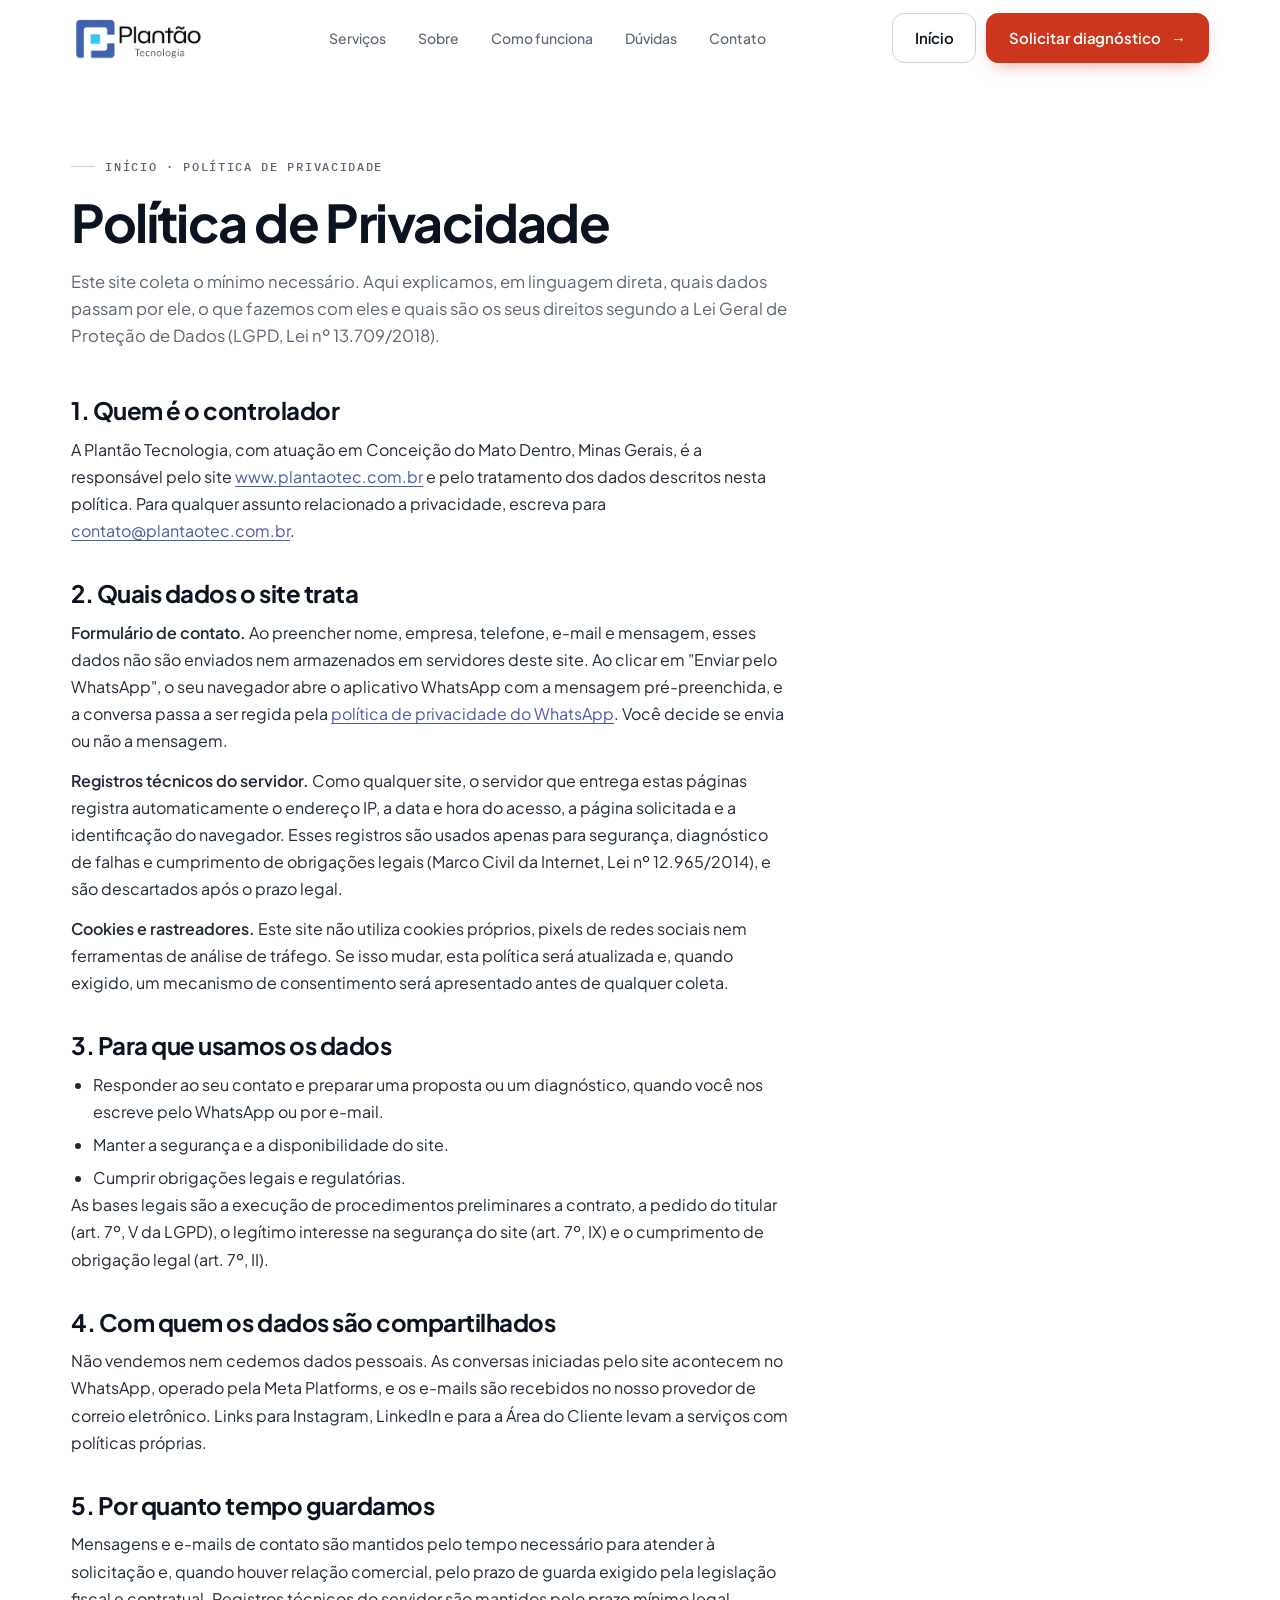
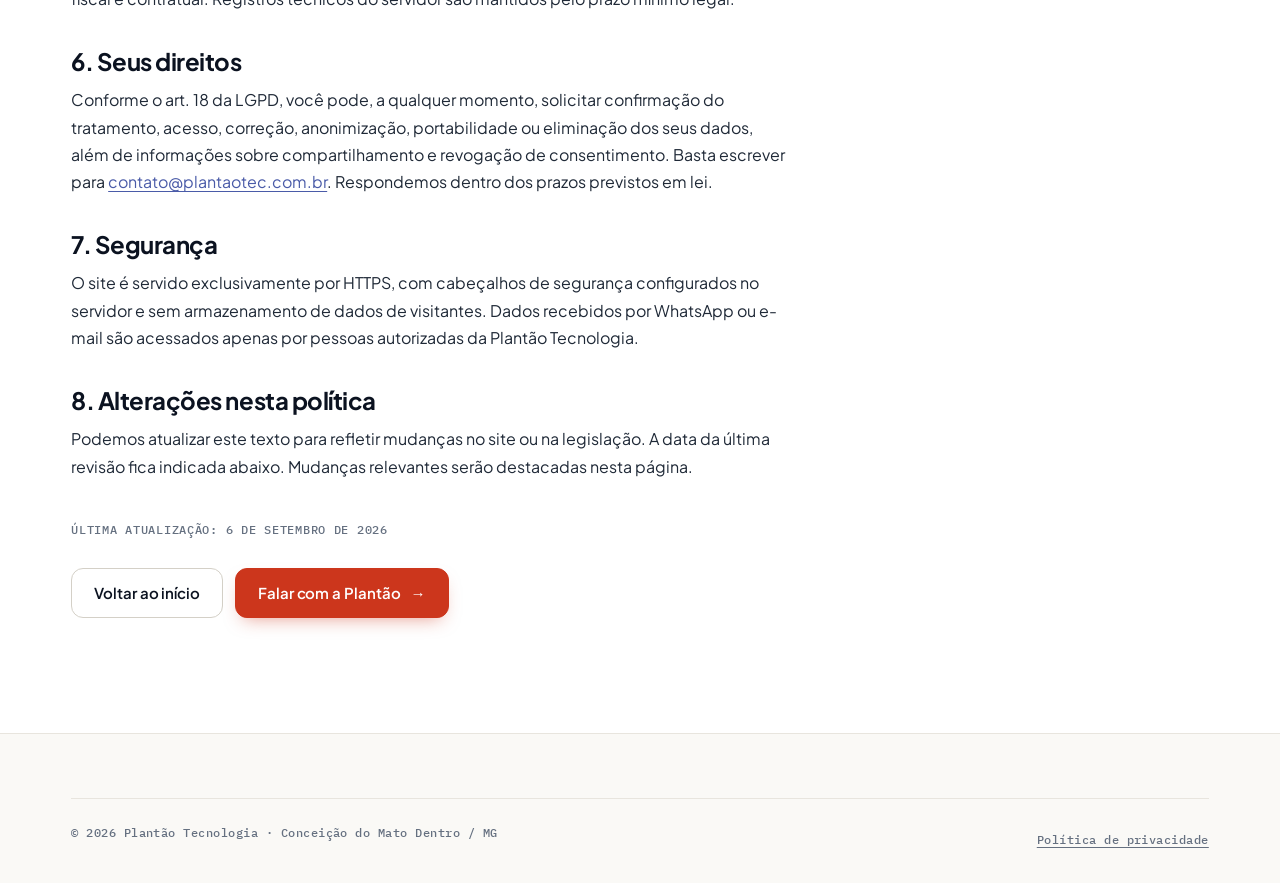
<file: privacidade.html>
<!DOCTYPE html>
<html lang="pt-BR" class="no-js">
<head>
  <meta charset="utf-8">
  <meta name="viewport" content="width=device-width, initial-scale=1, viewport-fit=cover">
  <meta name="theme-color" content="#FFFFFF">
  <title>Política de Privacidade | Plantão Tecnologia</title>
  <meta name="description" content="Como a Plantão Tecnologia trata os dados pessoais de quem visita o site plantaotec.com.br e entra em contato pelo formulário ou pelo WhatsApp, conforme a LGPD.">
  <meta name="robots" content="index, follow">
  <link rel="canonical" href="https://www.plantaotec.com.br/privacidade">
  <meta property="og:type" content="article">
  <meta property="og:locale" content="pt_BR">
  <meta property="og:site_name" content="Plantão Tecnologia">
  <meta property="og:url" content="https://www.plantaotec.com.br/privacidade">
  <meta property="og:title" content="Política de Privacidade | Plantão Tecnologia">
  <meta property="og:description" content="Como tratamos os dados pessoais de quem visita o site e entra em contato com a Plantão Tecnologia.">
  <meta property="og:image" content="https://www.plantaotec.com.br/assets/og-image.jpg">
  <link rel="icon" href="/assets/favicon-32.png" sizes="32x32" type="image/png">
  <link rel="apple-touch-icon" href="/assets/apple-touch-icon.png">
  <link rel="preload" href="/assets/fonts/plus-jakarta-sans-latin.woff2" as="font" type="font/woff2" crossorigin>
  <link rel="stylesheet" href="/css/style.css?v=20260906">
  <script type="application/ld+json">
  {
    "@context": "https://schema.org",
    "@type": "WebPage",
    "@id": "https://www.plantaotec.com.br/privacidade#pagina",
    "url": "https://www.plantaotec.com.br/privacidade",
    "name": "Política de Privacidade | Plantão Tecnologia",
    "inLanguage": "pt-BR",
    "isPartOf": { "@id": "https://www.plantaotec.com.br/#site" },
    "about": { "@id": "https://www.plantaotec.com.br/#empresa" },
    "breadcrumb": {
      "@type": "BreadcrumbList",
      "itemListElement": [
        { "@type": "ListItem", "position": 1, "name": "Início", "item": "https://www.plantaotec.com.br/" },
        { "@type": "ListItem", "position": 2, "name": "Política de Privacidade", "item": "https://www.plantaotec.com.br/privacidade" }
      ]
    }
  }
  </script>
</head>
<body>

  <a class="skip-link" href="#conteudo">Pular para o conteúdo</a>

  <header class="nav scrolled" id="nav">
    <div class="container nav-inner">
      <a href="/" class="logo" aria-label="Plantão Tecnologia — início">
        <picture>
          <source srcset="/assets/logo-nav.webp" type="image/webp">
          <img src="/assets/logo-nav.png" alt="Plantão Tecnologia" width="162" height="64">
        </picture>
      </a>
      <nav aria-label="Principal">
        <ul class="nav-links">
          <li><a href="/#servicos">Serviços</a></li>
          <li><a href="/#sobre">Sobre</a></li>
          <li><a href="/#processo">Como funciona</a></li>
          <li><a href="/#faq">Dúvidas</a></li>
          <li><a href="/#contato">Contato</a></li>
        </ul>
      </nav>
      <div class="nav-cta">
        <a class="btn btn-outline" href="/">Início</a>
        <a class="btn btn-primary btn-desktop" href="/#contato">Solicitar diagnóstico <span class="arrow" aria-hidden="true">→</span></a>
      </div>
    </div>
  </header>

  <main id="conteudo" class="page">
    <div class="container">
      <div class="page-head">
        <span class="eyebrow">Início · Política de privacidade</span>
        <h1>Política de Privacidade</h1>
        <p class="lead">Este site coleta o mínimo necessário. Aqui explicamos, em linguagem direta, quais dados passam por ele, o que fazemos com eles e quais são os seus direitos segundo a Lei Geral de Proteção de Dados (LGPD, Lei nº 13.709/2018).</p>
      </div>

      <article class="prose">
        <h2>1. Quem é o controlador</h2>
        <p>A Plantão Tecnologia, com atuação em Conceição do Mato Dentro, Minas Gerais, é a responsável pelo site <a href="https://www.plantaotec.com.br/">www.plantaotec.com.br</a> e pelo tratamento dos dados descritos nesta política. Para qualquer assunto relacionado a privacidade, escreva para <a href="mailto:contato@plantaotec.com.br">contato@plantaotec.com.br</a>.</p>

        <h2>2. Quais dados o site trata</h2>
        <p><strong>Formulário de contato.</strong> Ao preencher nome, empresa, telefone, e-mail e mensagem, esses dados não são enviados nem armazenados em servidores deste site. Ao clicar em "Enviar pelo WhatsApp", o seu navegador abre o aplicativo WhatsApp com a mensagem pré-preenchida, e a conversa passa a ser regida pela <a href="https://www.whatsapp.com/legal/privacy-policy" target="_blank" rel="noopener">política de privacidade do WhatsApp</a>. Você decide se envia ou não a mensagem.</p>
        <p><strong>Registros técnicos do servidor.</strong> Como qualquer site, o servidor que entrega estas páginas registra automaticamente o endereço IP, a data e hora do acesso, a página solicitada e a identificação do navegador. Esses registros são usados apenas para segurança, diagnóstico de falhas e cumprimento de obrigações legais (Marco Civil da Internet, Lei nº 12.965/2014), e são descartados após o prazo legal.</p>
        <p><strong>Cookies e rastreadores.</strong> Este site não utiliza cookies próprios, pixels de redes sociais nem ferramentas de análise de tráfego. Se isso mudar, esta política será atualizada e, quando exigido, um mecanismo de consentimento será apresentado antes de qualquer coleta.</p>

        <h2>3. Para que usamos os dados</h2>
        <ul>
          <li>Responder ao seu contato e preparar uma proposta ou um diagnóstico, quando você nos escreve pelo WhatsApp ou por e-mail.</li>
          <li>Manter a segurança e a disponibilidade do site.</li>
          <li>Cumprir obrigações legais e regulatórias.</li>
        </ul>
        <p>As bases legais são a execução de procedimentos preliminares a contrato, a pedido do titular (art. 7º, V da LGPD), o legítimo interesse na segurança do site (art. 7º, IX) e o cumprimento de obrigação legal (art. 7º, II).</p>

        <h2>4. Com quem os dados são compartilhados</h2>
        <p>Não vendemos nem cedemos dados pessoais. As conversas iniciadas pelo site acontecem no WhatsApp, operado pela Meta Platforms, e os e-mails são recebidos no nosso provedor de correio eletrônico. Links para Instagram, LinkedIn e para a Área do Cliente levam a serviços com políticas próprias.</p>

        <h2>5. Por quanto tempo guardamos</h2>
        <p>Mensagens e e-mails de contato são mantidos pelo tempo necessário para atender à solicitação e, quando houver relação comercial, pelo prazo de guarda exigido pela legislação fiscal e contratual. Registros técnicos do servidor são mantidos pelo prazo mínimo legal.</p>

        <h2>6. Seus direitos</h2>
        <p>Conforme o art. 18 da LGPD, você pode, a qualquer momento, solicitar confirmação do tratamento, acesso, correção, anonimização, portabilidade ou eliminação dos seus dados, além de informações sobre compartilhamento e revogação de consentimento. Basta escrever para <a href="mailto:contato@plantaotec.com.br">contato@plantaotec.com.br</a>. Respondemos dentro dos prazos previstos em lei.</p>

        <h2>7. Segurança</h2>
        <p>O site é servido exclusivamente por HTTPS, com cabeçalhos de segurança configurados no servidor e sem armazenamento de dados de visitantes. Dados recebidos por WhatsApp ou e-mail são acessados apenas por pessoas autorizadas da Plantão Tecnologia.</p>

        <h2>8. Alterações nesta política</h2>
        <p>Podemos atualizar este texto para refletir mudanças no site ou na legislação. A data da última revisão fica indicada abaixo. Mudanças relevantes serão destacadas nesta página.</p>

        <p class="meta">Última atualização: 6 de setembro de 2026</p>
      </article>

      <div class="page-actions">
        <a class="btn btn-outline" href="/">Voltar ao início</a>
        <a class="btn btn-primary" href="/#contato">Falar com a Plantão <span class="arrow" aria-hidden="true">→</span></a>
      </div>
    </div>
  </main>

  <footer class="site-footer">
    <div class="container">
      <div class="footer-bottom">
        <span>© <span id="y">2026</span> Plantão Tecnologia · Conceição do Mato Dentro / MG</span>
        <a href="/privacidade" aria-current="page">Política de privacidade</a>
      </div>
    </div>
  </footer>

  <script src="/js/main.js?v=20260906" defer></script>
</body>
</html>
</file>
<file: css/style.css>
/* ============================================================
   PLANTÃO TECNOLOGIA — folha única (tema claro corporativo)
   1. Tokens  2. Base  3. Componentes  4. Seções  5. Páginas internas
   6. Responsivo  7. Preferências do usuário
   ============================================================ */

/* ===== 1. Tokens ===== */
@font-face {
  font-family: "Plus Jakarta Sans";
  font-style: normal;
  font-weight: 200 800;
  font-display: swap;
  src: url("../assets/fonts/plus-jakarta-sans-latin.woff2") format("woff2");
  unicode-range: U+0000-00FF, U+0131, U+0152-0153, U+02BB-02BC, U+02C6, U+02DA, U+02DC, U+0304, U+0308, U+0329, U+2000-206F, U+20AC, U+2122, U+2191, U+2193, U+2212, U+2215, U+FEFF, U+FFFD;
}
@font-face {
  font-family: "IBM Plex Mono";
  font-style: normal;
  font-weight: 500;
  font-display: swap;
  src: url("../assets/fonts/ibm-plex-mono-500-latin.woff2") format("woff2");
  unicode-range: U+0000-00FF, U+0131, U+0152-0153, U+02BB-02BC, U+02C6, U+02DA, U+02DC, U+0304, U+0308, U+0329, U+2000-206F, U+20AC, U+2122, U+2191, U+2193, U+2212, U+2215, U+FEFF, U+FFFD;
}

:root {
  /* Cores — --brand e --cyan são identidade travada */
  --bg: #FFFFFF;
  --surface: #FAF9F6;
  --surface-2: #F2F0EA;
  --line: #E8E5DE;
  --line-strong: #D4D0C7;
  --text: #0B1220;
  --text-2: #1F2937;
  --muted: #5B6573;
  --dim: #657080;
  --brand: #4A5BA8;
  --brand-2: #3A4B98;
  --brand-soft: #EEF1FA;
  --cyan: #29C0DF;
  --cyan-soft: #C7EEF8;
  --accent: #CC361C;
  --accent-2: #B52F17;
  --accent-soft: #FCE9E2;
  --ok: #0E7A5F;
  --ok-soft: #E6F4EF;
  --err: #B91C1C;
  --err-soft: #FCEBEB;
  --wa: #25D366;
  --on-dark: #FFFFFF;
  --on-dark-muted: rgba(255, 255, 255, 0.72);

  /* Tipografia */
  --font: "Plus Jakarta Sans", -apple-system, BlinkMacSystemFont, "Segoe UI", Roboto, sans-serif;
  --mono: "IBM Plex Mono", ui-monospace, "Cascadia Mono", "Courier New", monospace;
  --fs-xs: 12px;
  --fs-sm: 14px;
  --fs-md: 16px;
  --fs-lg: clamp(16px, 1.3vw, 18px);
  --fs-h3: clamp(18px, 1.6vw, 20px);
  --fs-h2: clamp(30px, 4vw, 48px);
  --fs-h1: clamp(38px, 5.4vw, 72px);
  --lh-tight: 1.1;
  --lh-body: 1.6;

  /* Espaço e layout */
  --max: 1240px;
  --pad: clamp(20px, 4vw, 56px);
  --section: clamp(72px, 9vw, 128px);
  --gap: 20px;
  --tap: 44px;
  --nav-h: 76px;

  --r-sm: 8px;
  --r-md: 12px;
  --r-lg: 20px;
  --r-xl: 28px;

  --ease: cubic-bezier(0.22, 1, 0.36, 1);
  --t-fast: .2s;
  --t-med: .3s;

  --shadow-sm: 0 1px 2px rgba(11, 18, 32, 0.04);
  --shadow-md: 0 8px 24px -8px rgba(11, 18, 32, 0.10);
  --shadow-lg: 0 24px 48px -16px rgba(11, 18, 32, 0.14);
  --shadow-brand: 0 24px 48px -16px rgba(74, 91, 168, 0.18);
}

/* ===== 2. Base ===== */
* { box-sizing: border-box; margin: 0; padding: 0; }
:focus-visible { outline: 3px solid var(--brand); outline-offset: 3px; border-radius: 4px; }

html { scroll-behavior: smooth; scroll-padding-top: calc(var(--nav-h) + 12px); -webkit-text-size-adjust: 100%; }
body {
  background: var(--bg);
  color: var(--text);
  font-family: var(--font);
  font-size: var(--fs-md);
  line-height: var(--lh-body);
  font-weight: 400;
  overflow-x: hidden;
  text-rendering: optimizeLegibility;
  -webkit-font-smoothing: antialiased;
  -moz-osx-font-smoothing: grayscale;
}
body.menu-open { overflow: hidden; }

img, svg, picture { max-width: 100%; display: block; }
img { height: auto; }
a { color: inherit; text-decoration: none; }
button { font: inherit; color: inherit; background: none; border: 0; cursor: pointer; }
input, textarea, select { font: inherit; color: inherit; }
ul[class] { list-style: none; }
strong { font-weight: 600; }

.container { width: 100%; max-width: var(--max); margin: 0 auto; padding-left: var(--pad); padding-right: var(--pad); }
.visually-hidden {
  position: absolute !important; width: 1px; height: 1px; margin: -1px; padding: 0;
  overflow: hidden; clip: rect(0 0 0 0); white-space: nowrap; border: 0;
}
.skip-link {
  position: absolute; top: 8px; left: 8px; z-index: 100;
  padding: 12px 18px; border-radius: var(--r-sm);
  background: var(--text); color: var(--on-dark); font-weight: 600;
  transform: translateY(-200%);
  transition: transform var(--t-fast) var(--ease);
}
.skip-link:focus { transform: none; }

h1, h2, h3, h4 { font-family: var(--font); font-weight: 700; color: var(--text); line-height: var(--lh-tight); letter-spacing: -0.02em; }
h2 { font-size: var(--fs-h2); }
h3 { font-size: var(--fs-h3); line-height: 1.25; }
p { color: var(--text-2); }
p.lead { font-size: var(--fs-lg); color: var(--muted); }

.eyebrow {
  display: inline-flex; align-items: center; gap: 10px;
  font-family: var(--mono); font-size: var(--fs-xs); font-weight: 500;
  color: var(--muted); text-transform: uppercase; letter-spacing: 0.14em;
}
.eyebrow::before { content: ""; width: 24px; height: 1px; background: var(--line-strong); flex-shrink: 0; }
.cyan { color: var(--cyan); }
.accent { color: var(--accent); }
.label {
  font-family: var(--mono); font-size: 11px; font-weight: 500; color: var(--dim);
  letter-spacing: 0.16em; text-transform: uppercase;
}

.section { padding-top: var(--section); padding-bottom: var(--section); position: relative; }
.section.tight { padding-top: clamp(48px, 6vw, 80px); padding-bottom: clamp(48px, 6vw, 80px); }
.section.alt { background: var(--surface); }
.section + .section { border-top: 1px solid var(--line); }
.section-head { max-width: 720px; margin-bottom: clamp(36px, 5vw, 64px); }
.section-head .eyebrow { margin-bottom: 18px; }
.section-head p.lead { margin-top: 18px; }

/* ===== 3. Componentes ===== */
/* Botões — um componente, variantes por classe, alvo mínimo 44px */
.btn {
  display: inline-flex; align-items: center; justify-content: center; gap: 10px;
  min-height: var(--tap); padding: 12px 22px; border-radius: var(--r-md);
  font-family: var(--font); font-weight: 600; font-size: 15px; letter-spacing: -0.005em;
  border: 1px solid transparent; white-space: nowrap;
  transition: transform var(--t-fast) var(--ease), background var(--t-fast) var(--ease),
              border-color var(--t-fast) var(--ease), color var(--t-fast) var(--ease), box-shadow var(--t-fast) var(--ease);
}
.btn:active { transform: translateY(0) scale(0.99); }
.btn-primary { background: var(--accent); color: var(--on-dark); border-color: var(--accent); box-shadow: 0 8px 18px -8px rgba(204, 54, 28, 0.5); }
.btn-primary:hover { background: var(--accent-2); border-color: var(--accent-2); transform: translateY(-2px); box-shadow: 0 14px 28px -10px rgba(204, 54, 28, 0.55); }
.btn-dark { background: var(--brand); color: var(--on-dark); border-color: var(--brand); }
.btn-dark:hover { background: var(--brand-2); border-color: var(--brand-2); transform: translateY(-2px); }
.btn-outline { color: var(--text); border-color: var(--line-strong); background: var(--bg); }
.btn-outline:hover { border-color: var(--text); transform: translateY(-2px); }
.btn-on-dark { background: transparent; color: var(--on-dark); border-color: rgba(255, 255, 255, 0.35); }
.btn-on-dark:hover { background: rgba(255, 255, 255, 0.1); border-color: var(--on-dark); transform: translateY(-2px); }
.btn-wa { background: var(--wa); color: var(--text); border-color: var(--wa); }
.btn-wa:hover { background: #1EBE5D; transform: translateY(-2px); }
.btn-lg { padding: 14px 28px; font-size: 16px; min-height: 52px; }
.btn .arrow { transition: transform var(--t-med) var(--ease); display: inline-block; }
.btn:hover .arrow { transform: translateX(4px); }
.btn svg { width: 18px; height: 18px; flex-shrink: 0; }
.btn[aria-busy="true"] { opacity: 0.7; pointer-events: none; }

/* Card base — serviço, diferencial, processo, FAQ compartilham isto */
.card {
  background: var(--bg);
  border: 1px solid var(--line);
  border-radius: var(--r-lg);
  transition: border-color var(--t-med) var(--ease), transform var(--t-med) var(--ease), box-shadow var(--t-med) var(--ease);
}
.card-hover:hover { border-color: var(--line-strong); transform: translateY(-4px); box-shadow: var(--shadow-md); }
.icon-box {
  width: 48px; height: 48px; border-radius: 12px; flex-shrink: 0;
  display: grid; place-items: center;
  background: var(--surface); border: 1px solid var(--line); color: var(--brand);
}
.icon-box svg { width: 22px; height: 22px; }
.icon-box.accent { background: var(--accent-soft); border-color: transparent; color: var(--accent); }

/* Link de texto com seta — usado em cards e listas */
.text-link { display: inline-flex; align-items: center; gap: 6px; min-height: var(--tap); font-weight: 600; font-size: var(--fs-sm); color: var(--text); transition: color var(--t-fast) var(--ease); }
.text-link span { display: inline-block; transition: transform var(--t-fast) var(--ease); }
.text-link:hover { color: var(--accent); }
.text-link:hover span { transform: translateX(4px); }

/* Lista com check */
.check-list { display: flex; flex-direction: column; gap: 9px; }
.check-list li { position: relative; padding-left: 24px; font-size: 14.5px; line-height: 1.45; color: var(--text-2); }
.check-list li::before { content: ""; position: absolute; left: 0; top: 4px; width: 14px; height: 14px; border-radius: 50%; background: var(--accent-soft); }
.check-list li::after { content: "✓"; position: absolute; left: 3px; top: 2px; font-size: 9px; font-weight: 900; color: var(--accent); line-height: 1; }

/* ===== Header ===== */
.nav {
  position: fixed; top: 0; left: 0; right: 0; z-index: 50;
  transition: background var(--t-med) var(--ease), border-color var(--t-med) var(--ease);
  border-bottom: 1px solid transparent;
  background: rgba(255, 255, 255, 0.6);
}
.nav.scrolled {
  background: rgba(255, 255, 255, 0.88);
  backdrop-filter: saturate(160%) blur(14px);
  -webkit-backdrop-filter: saturate(160%) blur(14px);
  border-bottom-color: var(--line);
}
.nav-inner { display: flex; align-items: center; justify-content: space-between; min-height: var(--nav-h); gap: 20px; }
.logo { display: inline-flex; align-items: center; flex-shrink: 0; }
.logo img { height: 52px; width: auto; }
.nav-links { display: flex; gap: 4px; }
.nav-links a {
  display: inline-flex; align-items: center; min-height: var(--tap); padding: 8px 14px;
  font-size: var(--fs-sm); font-weight: 500; color: var(--muted); border-radius: var(--r-sm);
  transition: color var(--t-fast) var(--ease), background var(--t-fast) var(--ease);
}
.nav-links a:hover, .nav-links a[aria-current="true"] { color: var(--text); background: var(--surface-2); }
.nav-cta { display: flex; align-items: center; gap: 10px; }
.hamburger {
  display: none; width: var(--tap); height: var(--tap);
  border-radius: 8px; border: 1px solid var(--line-strong); background: var(--bg);
  align-items: center; justify-content: center; gap: 4px; flex-direction: column;
}
.hamburger span { width: 18px; height: 1.6px; background: var(--text); transition: transform var(--t-med), opacity var(--t-med); }
.hamburger[aria-expanded="true"] span:nth-child(1) { transform: translateY(5.6px) rotate(45deg); }
.hamburger[aria-expanded="true"] span:nth-child(2) { opacity: 0; }
.hamburger[aria-expanded="true"] span:nth-child(3) { transform: translateY(-5.6px) rotate(-45deg); }

.mobile-panel {
  position: fixed; inset: var(--nav-h) 0 0 0; z-index: 49;
  background: var(--bg);
  padding: 16px var(--pad) 40px;
  transform: translateY(-110%);
  transition: transform .35s var(--ease);
  display: flex; flex-direction: column;
  overflow-y: auto;
}
.mobile-panel[hidden] { display: none; }
.mobile-panel.open { transform: translateY(0); }
.mobile-panel > a:not(.btn) { display: flex; align-items: center; min-height: 52px; padding: 8px 0; font-size: 17px; border-bottom: 1px solid var(--line); color: var(--text); font-weight: 500; }
.mobile-panel .btn { margin-top: 10px; width: 100%; }
.mobile-panel .btn:first-of-type { margin-top: 22px; }

/* ===== 4. Seções ===== */
/* Hero */
.hero { padding-top: calc(var(--nav-h) + clamp(40px, 6vw, 72px)); padding-bottom: clamp(60px, 8vw, 100px); position: relative; overflow: hidden; }
.hero::before {
  content: ""; position: absolute; inset: 0; pointer-events: none;
  background:
    radial-gradient(60% 50% at 85% 15%, rgba(41, 192, 223, 0.10), transparent 60%),
    radial-gradient(40% 40% at 0% 100%, rgba(74, 91, 168, 0.05), transparent 60%);
}
.hero-grid { position: relative; z-index: 2; display: grid; grid-template-columns: 1.25fr 1fr; gap: clamp(36px, 5vw, 70px); align-items: center; }
.hero h1 { font-size: var(--fs-h1); line-height: 1.02; letter-spacing: -0.03em; margin: 20px 0 22px; }
.hero-sub { max-width: 540px; font-size: var(--fs-lg); color: var(--muted); line-height: 1.55; margin-bottom: 28px; }
.hero-cta { display: flex; flex-wrap: wrap; gap: 12px; }
.hero-note { margin-top: 16px; font-size: var(--fs-sm); color: var(--muted); }
.hero-visual img { width: 100%; border-radius: var(--r-lg); box-shadow: var(--shadow-brand); }

.hero-trust {
  margin-top: clamp(44px, 6vw, 64px); position: relative; z-index: 2;
  display: grid; grid-template-columns: repeat(4, 1fr);
  border-top: 1px solid var(--line); border-bottom: 1px solid var(--line);
}
.hero-trust-cell { padding: 24px; border-right: 1px solid var(--line); }
.hero-trust-cell:last-child { border-right: 0; }
.hero-trust-cell .label { display: block; margin-bottom: 8px; }
.hero-trust-cell .v { font-size: 16px; line-height: 1.3; color: var(--text); font-weight: 600; letter-spacing: -0.01em; }

/* Serviços */
.services-grid { display: grid; grid-template-columns: repeat(3, 1fr); gap: var(--gap); }
.service { padding: 28px 26px 24px; display: flex; flex-direction: column; gap: 14px; scroll-margin-top: calc(var(--nav-h) + 16px); }
.service-head { display: flex; align-items: flex-start; justify-content: space-between; gap: 16px; }
.service h3 { font-size: 19px; }
.service p { color: var(--muted); font-size: 14.5px; line-height: 1.55; }
.service-num { font-family: var(--mono); font-size: 13px; font-weight: 500; color: var(--dim); letter-spacing: 0.06em; }
.service .check-list { margin: 2px 0 4px; }
.service .text-link { margin-top: auto; padding-top: 12px; border-top: 1px solid var(--line); }

/* Sobre */
.about-grid { display: grid; grid-template-columns: 1fr 1fr; gap: clamp(36px, 5vw, 80px); align-items: center; }
.about-copy .eyebrow { margin-bottom: 18px; }
.about-copy h2 { margin-bottom: 22px; }
.about-copy p { margin-bottom: 16px; color: var(--text-2); line-height: 1.65; max-width: 56ch; }
.about-cta { display: flex; gap: 12px; margin-top: 28px; flex-wrap: wrap; }
.about-visual img { width: 100%; border-radius: var(--r-lg); border: 1px solid var(--line); }

/* Diferenciais */
.diff-grid { display: grid; grid-template-columns: repeat(4, 1fr); gap: var(--gap); }
.diff { padding: 28px 24px; }
.diff .icon-box { margin-bottom: 18px; }
.diff h3 { font-size: 18px; margin-bottom: 8px; }
.diff p { font-size: var(--fs-sm); color: var(--muted); line-height: 1.55; }

/* Processo */
.process-list { display: grid; grid-template-columns: 1fr 1fr; gap: var(--gap); counter-reset: step; }
.process-step { padding: 28px; display: flex; gap: 22px; }
.process-step:hover { border-color: var(--brand); }
.process-num {
  flex-shrink: 0; width: var(--tap); height: var(--tap); border-radius: 50%;
  background: var(--brand); color: var(--on-dark);
  display: grid; place-items: center; font-family: var(--mono); font-weight: 500; font-size: 14px;
}
.process-step h3 { font-size: 19px; margin-bottom: 8px; }
.process-step p { color: var(--muted); font-size: 14.5px; line-height: 1.55; }

/* FAQ */
.faq-grid { display: grid; grid-template-columns: 1fr 1fr; gap: clamp(36px, 5vw, 64px); align-items: start; }
.faq-aside { position: sticky; top: calc(var(--nav-h) + 24px); }
.faq-aside .section-head { margin-bottom: 24px; }
.faq-list { display: flex; flex-direction: column; gap: 12px; }
.faq { padding: 0; overflow: hidden; }
.faq summary {
  display: flex; align-items: center; justify-content: space-between; gap: 16px;
  padding: 18px 22px; min-height: 56px; cursor: pointer; list-style: none;
  font-weight: 600; font-size: 16px; line-height: 1.35; color: var(--text);
}
.faq summary::-webkit-details-marker { display: none; }
.faq summary::after {
  content: "+"; flex-shrink: 0; width: 28px; height: 28px; border-radius: 50%;
  display: grid; place-items: center; font-weight: 500; font-size: 18px;
  border: 1px solid var(--line-strong); color: var(--muted);
  transition: transform var(--t-med) var(--ease), background var(--t-fast), color var(--t-fast);
}
.faq[open] summary::after { transform: rotate(45deg); background: var(--brand); border-color: var(--brand); color: var(--on-dark); }
.faq[open] summary { border-bottom: 1px solid var(--line); }
.faq summary:hover { background: var(--surface); }
.faq-body { padding: 16px 22px 22px; }
.faq-body p { color: var(--text-2); font-size: 15px; line-height: 1.6; }
.faq-body p + p { margin-top: 10px; }

/* Banner CTA */
.cta-banner { position: relative; overflow: hidden; border-radius: var(--r-xl); padding: clamp(36px, 5vw, 64px); background: var(--brand); color: var(--on-dark); }
.cta-banner::before {
  content: ""; position: absolute; inset: 0; pointer-events: none;
  background:
    radial-gradient(50% 80% at 90% 50%, rgba(41, 192, 223, 0.28), transparent 60%),
    radial-gradient(40% 60% at 10% 100%, rgba(255, 255, 255, 0.06), transparent 60%);
}
.cta-banner-inner { position: relative; z-index: 1; display: grid; grid-template-columns: 1.4fr 1fr; gap: 40px; align-items: center; }
.cta-banner h2 { font-size: clamp(26px, 3.4vw, 42px); color: var(--on-dark); }
.cta-banner h2 .accent { color: var(--cyan-soft); }
.cta-banner p { color: var(--on-dark-muted); margin-top: 14px; max-width: 56ch; }
.cta-banner .right { display: flex; flex-direction: column; gap: 12px; }
.cta-banner .btn { width: 100%; }

/* Contato */
.contact-grid { display: grid; grid-template-columns: 1fr 1.15fr; gap: clamp(36px, 5vw, 60px); align-items: start; }
.contact-info { display: flex; flex-direction: column; }
.contact-info > div + div { margin-top: 22px; padding-top: 22px; border-top: 1px solid var(--line); }
.contact-info .label { display: block; margin-bottom: 8px; }
.contact-info .value { font-size: 18px; font-weight: 600; line-height: 1.3; color: var(--text); }
.contact-info .value a { display: inline-flex; align-items: center; min-height: var(--tap); transition: color var(--t-fast) var(--ease); }
.contact-info .value a:hover { color: var(--accent); }
.contact-info .helper { color: var(--muted); font-size: var(--fs-sm); margin-top: 2px; }
.contact-info .social { display: flex; gap: 6px; flex-wrap: wrap; }
.contact-info .social a { font-size: 15px; font-weight: 500; padding: 0 10px; border-radius: var(--r-sm); border: 1px solid var(--line); }
.contact-info .social a:hover { border-color: var(--line-strong); }

.form-card { border-radius: var(--r-xl); padding: clamp(24px, 3.5vw, 40px); box-shadow: var(--shadow-md); }
.form-row { display: grid; grid-template-columns: 1fr 1fr; gap: 16px; }
.field { display: flex; flex-direction: column; gap: 6px; margin-bottom: 16px; }
.field label { font-size: 13px; color: var(--text); font-weight: 600; }
.field label .req { color: var(--accent); }
.field input, .field textarea {
  background: var(--bg); border: 1px solid var(--line-strong);
  border-radius: var(--r-md); padding: 12px 16px; min-height: 48px;
  color: var(--text); font-size: 16px;
  transition: border-color var(--t-fast) var(--ease), box-shadow var(--t-fast) var(--ease);
}
.field input::placeholder, .field textarea::placeholder { color: var(--dim); }
.field input:focus, .field textarea:focus { border-color: var(--brand); outline: 0; box-shadow: 0 0 0 4px rgba(74, 91, 168, 0.15); }
.field input[aria-invalid="true"], .field textarea[aria-invalid="true"] { border-color: var(--err); }
.field textarea { resize: vertical; min-height: 120px; }
.field-error { display: none; font-size: 13px; color: var(--err); }
.field-error.show { display: block; }
.hp { position: absolute; left: -10000px; top: auto; width: 1px; height: 1px; overflow: hidden; }
.form-actions { display: flex; justify-content: space-between; align-items: center; gap: 16px; margin-top: 4px; flex-wrap: wrap; }
.form-note { font-size: 13px; color: var(--muted); max-width: 34ch; }
.form-note a { text-decoration: underline; text-underline-offset: 2px; }
.form-feedback { margin-top: 16px; padding: 14px 16px; border-radius: var(--r-md); font-size: var(--fs-sm); display: none; border: 1px solid; }
.form-feedback.ok { display: block; color: var(--ok); border-color: rgba(14, 122, 95, 0.3); background: var(--ok-soft); }
.form-feedback.err { display: block; color: var(--err); border-color: rgba(185, 28, 28, 0.3); background: var(--err-soft); }
.form-feedback a { font-weight: 600; text-decoration: underline; }

/* Footer */
.site-footer { border-top: 1px solid var(--line); padding-top: 64px; padding-bottom: 28px; background: var(--surface); }
.footer-grid { display: grid; grid-template-columns: 2fr 1fr 1fr 1fr; gap: 40px; margin-bottom: 44px; }
.footer-brand .logo img { height: 56px; }
.footer-brand p { margin-top: 16px; color: var(--muted); font-size: var(--fs-sm); max-width: 38ch; line-height: 1.55; }
.footer-col h2 { font-family: var(--mono); font-size: 11px; color: var(--dim); letter-spacing: 0.16em; text-transform: uppercase; font-weight: 500; margin-bottom: 12px; }
.footer-col ul { display: flex; flex-direction: column; }
.footer-col a { display: inline-flex; align-items: center; min-height: 36px; color: var(--muted); font-size: var(--fs-sm); transition: color var(--t-fast) var(--ease); }
.footer-col a:hover { color: var(--text); }
.footer-bottom {
  padding-top: 24px; border-top: 1px solid var(--line);
  display: flex; justify-content: space-between; gap: 12px 24px; flex-wrap: wrap;
  font-family: var(--mono); font-size: var(--fs-xs); color: var(--dim); letter-spacing: 0.04em;
}
.footer-bottom a { display: inline-flex; align-items: center; min-height: 32px; text-decoration: underline; text-underline-offset: 3px; }
.footer-bottom a:hover { color: var(--text); }

/* WhatsApp flutuante */
.wa-float {
  position: fixed; right: 20px; bottom: 20px; z-index: 40;
  display: inline-flex; align-items: center; gap: 10px;
  min-height: 52px; padding: 12px 20px 12px 14px;
  background: var(--wa); color: var(--text);
  border-radius: 100px; font-weight: 700; font-size: var(--fs-sm);
  box-shadow: 0 18px 40px -10px rgba(37, 211, 102, 0.5);
  transition: transform var(--t-med) var(--ease), box-shadow var(--t-med) var(--ease);
}
.wa-float:hover { transform: translateY(-3px); box-shadow: 0 22px 50px -10px rgba(37, 211, 102, 0.65); }
.wa-float svg { width: 24px; height: 24px; }

/* Animação de entrada */
.reveal { opacity: 0; transform: translateY(18px); transition: opacity .7s var(--ease), transform .7s var(--ease); }
.reveal.visible { opacity: 1; transform: none; }
.reveal.delay-1 { transition-delay: .07s; }
.reveal.delay-2 { transition-delay: .14s; }
.reveal.delay-3 { transition-delay: .21s; }
.reveal.delay-4 { transition-delay: .28s; }
.no-js .reveal { opacity: 1; transform: none; }

/* ===== 5. Páginas internas (404, privacidade) ===== */
.page { padding-top: calc(var(--nav-h) + clamp(40px, 6vw, 72px)); padding-bottom: var(--section); min-height: 70vh; }
.page-head { max-width: 720px; margin-bottom: clamp(28px, 4vw, 48px); }
.page-head .eyebrow { margin-bottom: 18px; }
.page-head h1 { font-size: clamp(32px, 4.4vw, 52px); letter-spacing: -0.03em; }
.page-head p.lead { margin-top: 18px; }
.prose { max-width: 720px; }
.prose h2 { font-size: clamp(20px, 2vw, 24px); margin: 36px 0 12px; }
.prose p, .prose li { color: var(--text-2); line-height: 1.7; }
.prose p + p { margin-top: 12px; }
.prose ul { padding-left: 22px; margin-top: 10px; }
.prose li + li { margin-top: 6px; }
.prose a { color: var(--brand); text-decoration: underline; text-underline-offset: 3px; }
.prose .meta { font-family: var(--mono); font-size: var(--fs-xs); color: var(--dim); letter-spacing: 0.06em; text-transform: uppercase; margin-top: 40px; }
.page-actions { display: flex; gap: 12px; flex-wrap: wrap; margin-top: 28px; }
.error-code { font-family: var(--mono); font-size: clamp(64px, 12vw, 120px); font-weight: 500; line-height: 1; color: var(--brand); letter-spacing: -0.04em; margin-bottom: 20px; }

/* ===== 6. Responsivo ===== */
@media (max-width: 1100px) {
  .nav-links a { padding: 8px 10px; }
}
@media (max-width: 980px) {
  .nav-links { display: none; }
  .hamburger { display: inline-flex; }
  .nav-cta .btn-desktop { display: none; }
  .hero-grid { grid-template-columns: 1fr; }
  .hero-trust { grid-template-columns: repeat(2, 1fr); }
  .hero-trust-cell { border-bottom: 1px solid var(--line); }
  .hero-trust-cell:nth-child(odd) { border-right: 1px solid var(--line); }
  .hero-trust-cell:nth-child(even) { border-right: 0; }
  .hero-trust-cell:nth-last-child(-n+2) { border-bottom: 0; }
  .services-grid { grid-template-columns: repeat(2, 1fr); }
  .about-grid { grid-template-columns: 1fr; }
  .about-visual { order: -1; }
  .diff-grid { grid-template-columns: repeat(2, 1fr); }
  .process-list { grid-template-columns: 1fr; }
  .faq-grid { grid-template-columns: 1fr; }
  .faq-aside { position: static; }
  .cta-banner-inner { grid-template-columns: 1fr; }
  .contact-grid { grid-template-columns: 1fr; }
  .footer-grid { grid-template-columns: 1fr 1fr; gap: 28px; }
}
@media (max-width: 600px) {
  :root { --nav-h: 68px; }
  .logo img { height: 44px; }
  .hero-cta .btn { width: 100%; }
  .hero-trust { grid-template-columns: 1fr; }
  .hero-trust-cell { border-right: 0 !important; }
  .hero-trust-cell:not(:last-child) { border-bottom: 1px solid var(--line); }
  .services-grid, .diff-grid, .footer-grid, .form-row { grid-template-columns: 1fr; }
  .process-step { padding: 22px; gap: 16px; }
  .about-cta .btn, .page-actions .btn { width: 100%; }
  .form-actions { flex-direction: column; align-items: stretch; }
  .form-actions .btn { width: 100%; }
  .form-note { max-width: none; }
  .wa-float { padding: 12px; min-width: 52px; justify-content: center; }
  .wa-float .lbl { position: absolute; width: 1px; height: 1px; overflow: hidden; clip: rect(0 0 0 0); white-space: nowrap; }
  .footer-bottom { flex-direction: column; }
}
@media (min-width: 1600px) {
  :root { --max: 1320px; }
}

/* ===== 7. Preferências do usuário ===== */
@media (prefers-reduced-motion: reduce) {
  html { scroll-behavior: auto; }
  *, *::before, *::after { animation: none !important; transition: none !important; }
  .reveal { opacity: 1; transform: none; }
}
@media print {
  .nav, .mobile-panel, .wa-float, .skip-link, .cta-banner { display: none !important; }
  .hero { padding-top: 0; }
  .reveal { opacity: 1; transform: none; }
}
</file>
